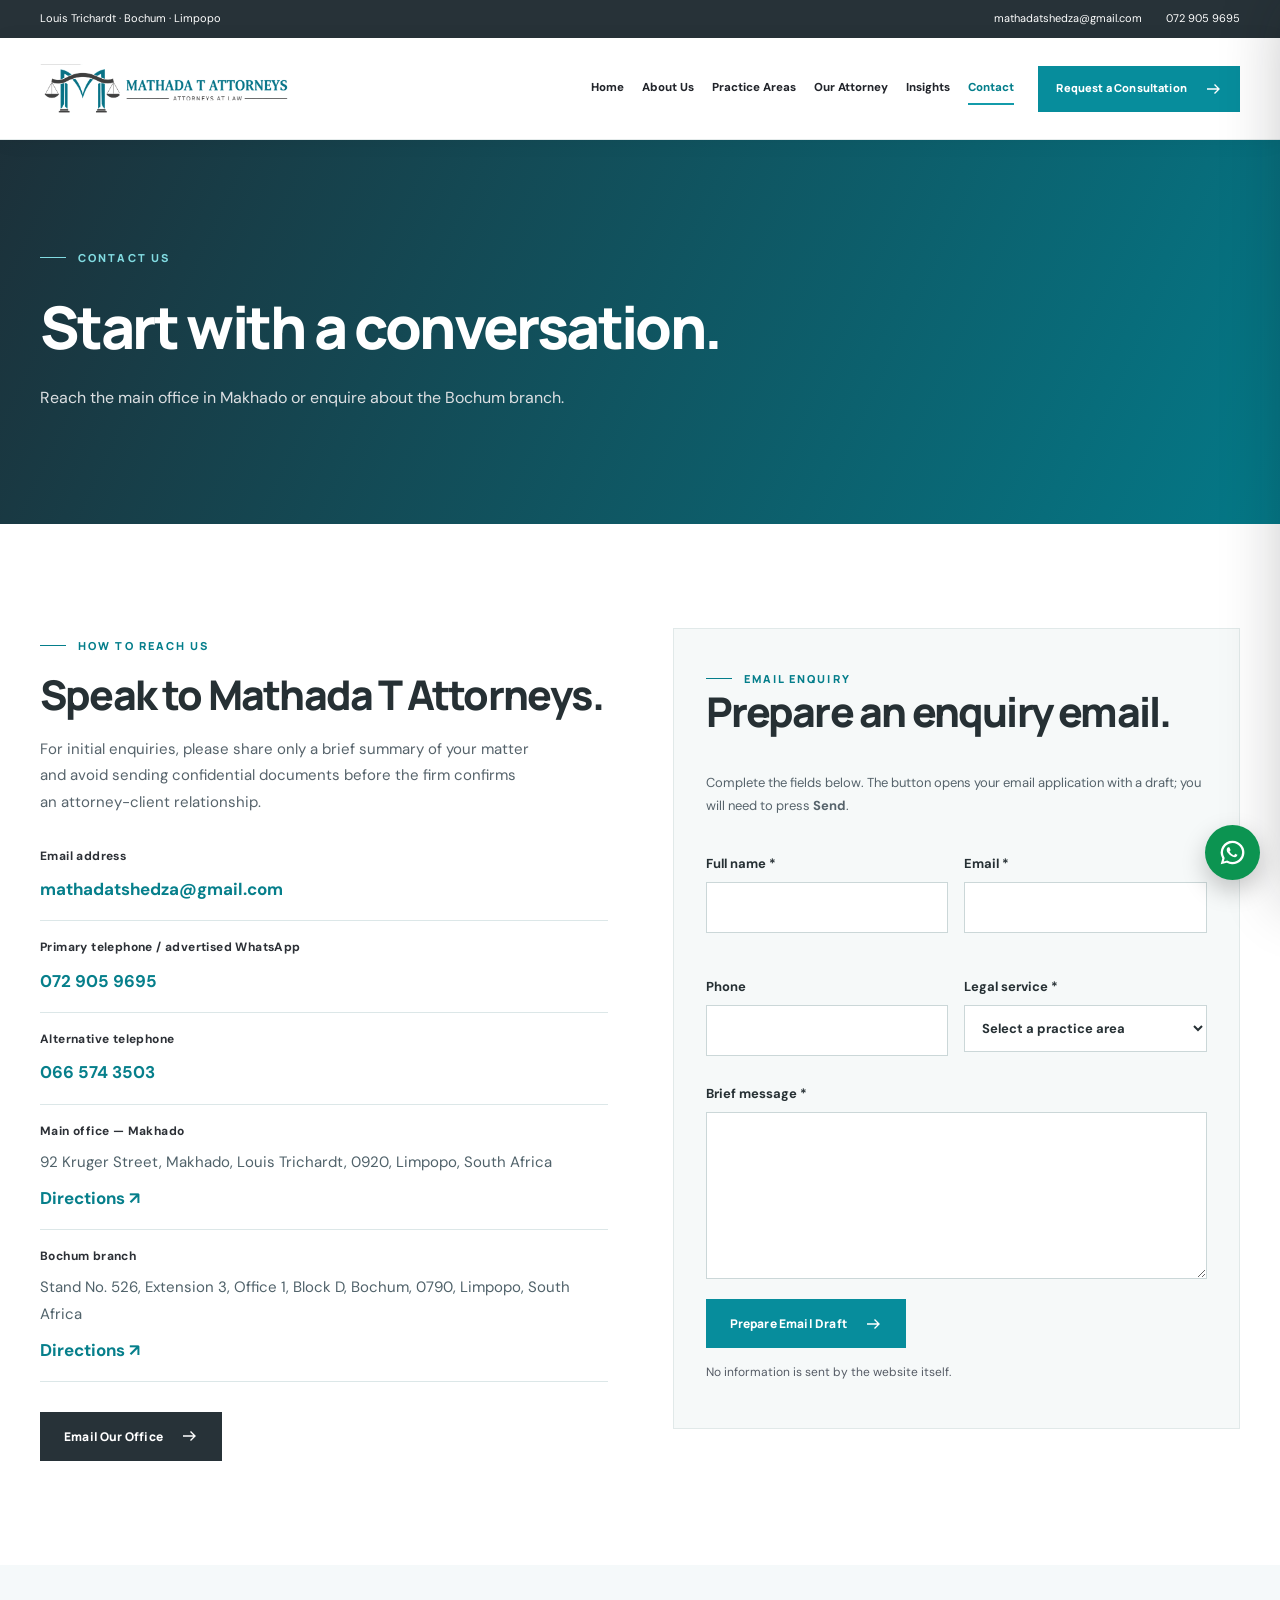
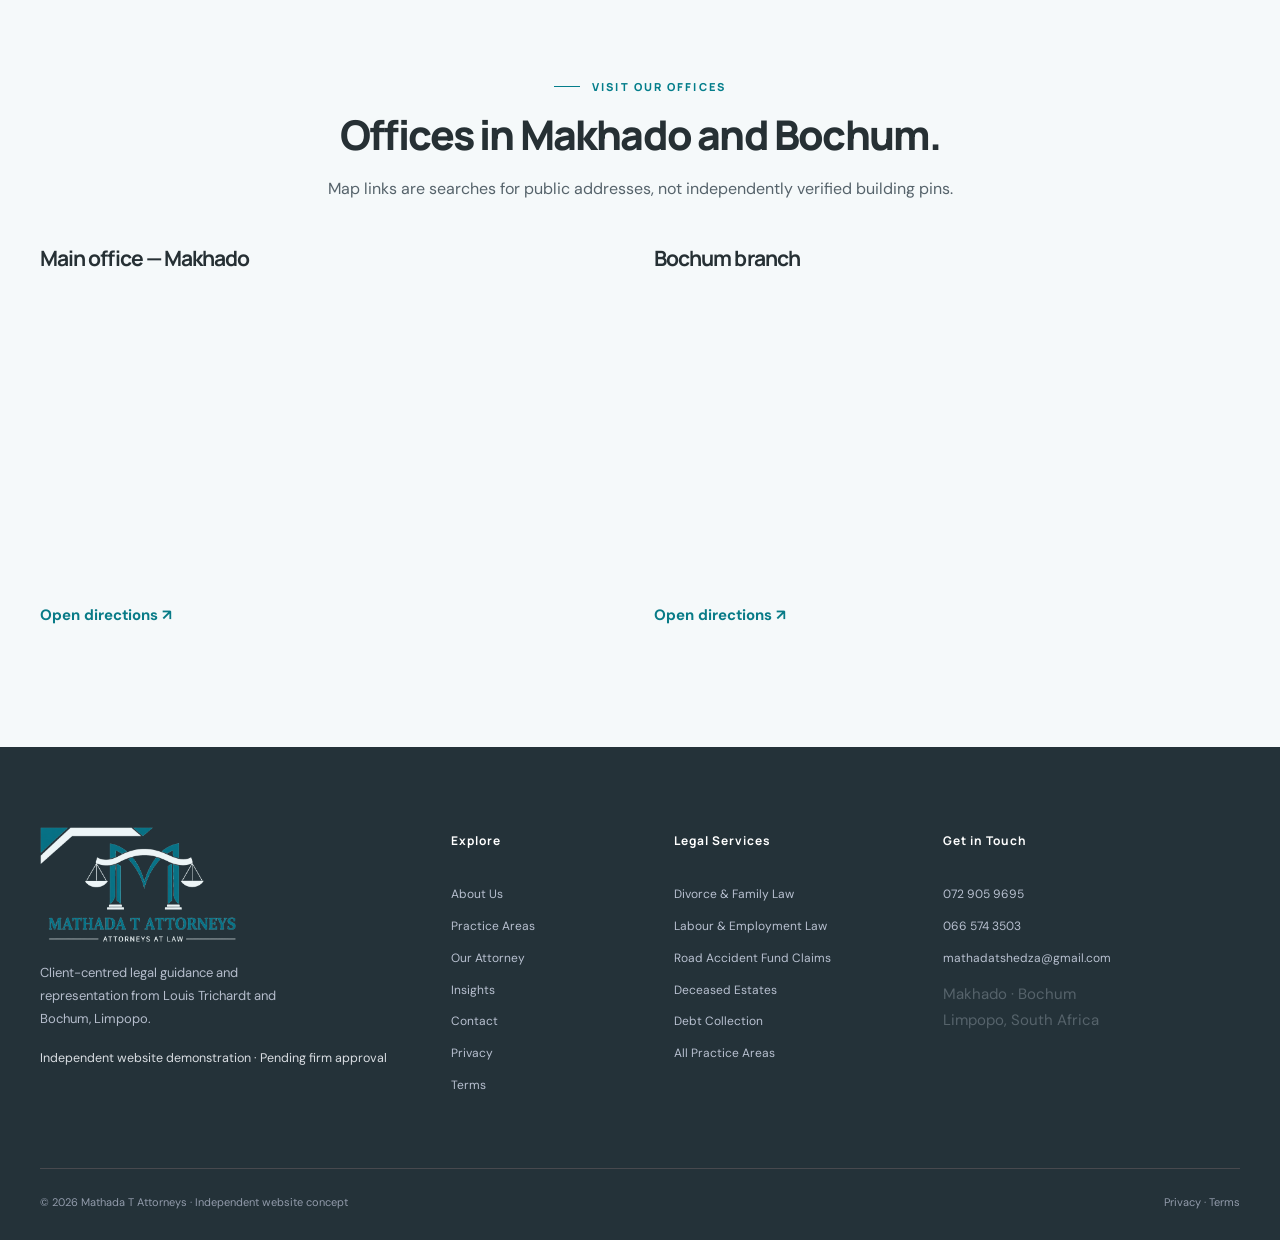
<file: contact/index.html>
<!doctype html><html lang="en-ZA"><head><meta charset="utf-8"><meta name="viewport" content="width=device-width,initial-scale=1"><meta name="theme-color" content="#057e8c"><title>Contact | Makhado &amp; Bochum Offices | Mathada T Attorneys</title><meta name="description" content="Call 072 905 9695 or email mathadatshedza@gmail.com. Mathada T Attorneys offices in Makhado and Bochum, Limpopo."><meta name="robots" content="noindex,follow,max-image-preview:large"><link rel="canonical" href="https://mathada-t-attorneys.vercel.app/contact/"><meta property="og:site_name" content="Mathada T Attorneys"><meta property="og:type" content="website"><meta property="og:title" content="Contact | Makhado &amp; Bochum Offices | Mathada T Attorneys"><meta property="og:description" content="Call 072 905 9695 or email mathadatshedza@gmail.com. Mathada T Attorneys offices in Makhado and Bochum, Limpopo."><meta property="og:url" content="https://mathada-t-attorneys.vercel.app/contact/"><meta property="og:image" content="https://mathada-t-attorneys.vercel.app/assets/mathada-share-preview.jpg"><meta property="og:image:secure_url" content="https://mathada-t-attorneys.vercel.app/assets/mathada-share-preview.jpg"><meta property="og:image:type" content="image/jpeg"><meta property="og:image:width" content="1200"><meta property="og:image:height" content="630"><meta property="og:image:alt" content="Mathada T Attorneys original teal and charcoal firm logo beside supplied attorney portrait"><meta name="twitter:card" content="summary_large_image"><meta name="twitter:title" content="Contact | Makhado &amp; Bochum Offices | Mathada T Attorneys"><meta name="twitter:description" content="Call 072 905 9695 or email mathadatshedza@gmail.com. Mathada T Attorneys offices in Makhado and Bochum, Limpopo."><meta name="twitter:image" content="https://mathada-t-attorneys.vercel.app/assets/mathada-share-preview.jpg"><link rel="icon" href="/assets/favicon.png" type="image/png"><link rel="preconnect" href="https://images.pexels.com"><link rel="preconnect" href="https://fonts.googleapis.com"><link rel="stylesheet" href="/assets/site.css"><script defer src="/assets/site.js"></script><script type="application/ld+json">{"@context":"https://schema.org","@type":"LegalService","name":"Mathada T Attorneys","url":"https://mathada-t-attorneys.vercel.app/","description":"Legal services in Makhado and Bochum, Limpopo.","email":"mathadatshedza@gmail.com","telephone":"+27729059695","image":"https://mathada-t-attorneys.vercel.app/assets/logo-header.png","address":[{"@type":"PostalAddress","streetAddress":"92 Kruger Street","addressLocality":"Makhado, Louis Trichardt","postalCode":"0920","addressRegion":"Limpopo","addressCountry":"ZA"},{"@type":"PostalAddress","streetAddress":"Stand 526 Extension 3, Block D, Office 1","addressLocality":"Bochum","postalCode":"0790","addressRegion":"Limpopo","addressCountry":"ZA"}],"areaServed":["Limpopo","Makhado","Bochum","South Africa"],"knowsAbout":["Divorce & Family Law","Labour & Employment Law","Road Accident Fund Claims","Deceased Estates","Debt Collection","Land Claims","Civil & Criminal Law","Agreements & Contracts","Immigration Law"],"sameAs":["https://www.facebook.com/mathadatattorneys"]}</script></head><body><a class="skip-link" href="#main">Skip to content</a><div class="topbar"><div class="container topbar-inner"><span class="topbar-address">Louis Trichardt · Bochum · Limpopo</span><div class="topbar-links"><a href="mailto:mathadatshedza@gmail.com">mathadatshedza@gmail.com</a><a href="tel:+27729059695">072 905 9695</a></div></div></div><header class="nav-shell"><div class="container nav-inner"><a class="brand" href="/" aria-label="Mathada T Attorneys home"><img src="/assets/logo-header.png" alt="Mathada T Attorneys original teal scales logo" width="340" height="105"></a><nav class="nav-links" aria-label="Main navigation"><a class="nav-link " href="/" >Home</a><a class="nav-link " href="/about/" >About Us</a><a class="nav-link " href="/practice-areas/" >Practice Areas</a><a class="nav-link " href="/our-attorney/" >Our Attorney</a><a class="nav-link " href="/insights/" >Insights</a><a class="nav-link active" href="/contact/" aria-current=page>Contact</a></nav><a class="btn btn-gold nav-cta" href="/contact/">Request a Consultation <svg aria-hidden="true" xmlns="http://www.w3.org/2000/svg" width="18" height="18" viewBox="0 0 24 24" fill="none" stroke="currentColor" stroke-width="1.8"><path d="M4 12h16m-6-6 6 6-6 6"/></svg></a><button type="button" class="menu-open" aria-label="Open navigation" aria-expanded="false" aria-controls="mobile-panel" data-mobile-open>☰</button></div></header><div class="mobile-backdrop" id="mobile-backdrop"></div><nav class="mobile-panel" id="mobile-panel" aria-label="Mobile navigation" aria-hidden="true" inert><div class="mobile-head"><a class="mobile-brand" href="/"><img src="/assets/logo-header.png" alt="Mathada T Attorneys original teal scales logo" width="340" height="105"></a><button type="button" data-mobile-close aria-label="Close navigation">×</button></div><div class="mobile-links"><a href="/">Home</a><a href="/about/">About Us</a><a href="/practice-areas/">Practice Areas</a><a href="/our-attorney/">Our Attorney</a><a href="/insights/">Insights</a><a href="/contact/">Contact</a></div><a class="btn btn-gold" href="/contact/">Contact the Firm <svg aria-hidden="true" xmlns="http://www.w3.org/2000/svg" width="18" height="18" viewBox="0 0 24 24" fill="none" stroke="currentColor" stroke-width="1.8"><path d="M4 12h16m-6-6 6 6-6 6"/></svg></a></nav><main id="main"><section class="page-hero"><div class="container"><span class="eyebrow eyebrow-light">CONTACT US</span><h1>Start with a conversation.</h1><p>Reach the main office in Makhado or enquire about the Bochum branch.</p></div></section><section class="section"><div class="container contact-layout"><div class="contact-copy"><span class="eyebrow">HOW TO REACH US</span><h2>Speak to Mathada T Attorneys.</h2><p>For initial enquiries, please share only a brief summary of your matter and avoid sending confidential documents before the firm confirms an attorney-client relationship.</p><div class="contact-details"><div><strong>Email address</strong><a href="mailto:mathadatshedza@gmail.com">mathadatshedza@gmail.com</a></div><div><strong>Primary telephone / advertised WhatsApp</strong><a href="tel:+27729059695">072 905 9695</a></div><div><strong>Alternative telephone</strong><a href="tel:+27665743503">066 574 3503</a></div><div><strong>Main office — Makhado</strong><span>92 Kruger Street, Makhado, Louis Trichardt, 0920, Limpopo, South Africa</span><a href="https://www.google.com/maps/search/?api=1&query=92%20Kruger%20Street%2C%20Makhado%2C%20Louis%20Trichardt%2C%200920%2C%20Limpopo%2C%20South%20Africa" target="_blank" rel="noopener noreferrer">Directions ↗</a></div><div><strong>Bochum branch</strong><span>Stand No. 526, Extension 3, Office 1, Block D, Bochum, 0790, Limpopo, South Africa</span><a href="https://www.google.com/maps/search/?api=1&query=Stand%20No.%20526%2C%20Extension%203%2C%20Office%201%2C%20Block%20D%2C%20Bochum%2C%200790%2C%20Limpopo%2C%20South%20Africa" target="_blank" rel="noopener noreferrer">Directions ↗</a></div></div><a class="btn btn-navy" href="mailto:mathadatshedza@gmail.com">Email Our Office <svg aria-hidden="true" xmlns="http://www.w3.org/2000/svg" width="18" height="18" viewBox="0 0 24 24" fill="none" stroke="currentColor" stroke-width="1.8"><path d="M4 12h16m-6-6 6 6-6 6"/></svg></a></div><div class="contact-form-shell"><span class="eyebrow">EMAIL ENQUIRY</span><h2>Prepare an enquiry email.</h2><p>Complete the fields below. The button opens your email application with a draft; you will need to press <strong>Send</strong>.</p><form id="enquiry-form"><div class="form-grid"><label>Full name *<input name="name" type="text" maxlength="120" autocomplete="name" required></label><label>Email *<input name="email" type="email" maxlength="200" autocomplete="email" required></label><label>Phone<input name="phone" type="tel" maxlength="30" autocomplete="tel"></label><label>Legal service *<select id="area" name="area" required><option value="">Select a practice area</option><option value="family-law">Divorce &amp; Family Law</option><option value="labour-law">Labour &amp; Employment Law</option><option value="raf">Road Accident Fund Claims</option><option value="estates">Deceased Estates</option><option value="debt">Debt Collection</option><option value="land">Land Claims</option><option value="litigation">Civil &amp; Criminal Law</option><option value="contracts">Agreements &amp; Contracts</option><option value="immigration">Immigration Law</option></select></label></div><label>Brief message *<textarea name="message" rows="6" maxlength="3000" required></textarea></label><div style="position:absolute;left:-10000px" aria-hidden="true"><label>Website<input type="text" name="company_website" tabindex="-1" autocomplete="off"></label></div><button class="btn btn-gold" type="submit">Prepare Email Draft <svg aria-hidden="true" xmlns="http://www.w3.org/2000/svg" width="18" height="18" viewBox="0 0 24 24" fill="none" stroke="currentColor" stroke-width="1.8"><path d="M4 12h16m-6-6 6 6-6 6"/></svg></button><p id="form-status" role="status" class="form-note">No information is sent by the website itself.</p></form></div></div></section><section class="section cream"><div class="container"><div class="section-heading centered"><span class="eyebrow">VISIT OUR OFFICES</span><h2>Offices in Makhado and Bochum.</h2><p>Map links are searches for public addresses, not independently verified building pins.</p></div><div class="map-grid"><div><h3>Main office — Makhado</h3><iframe title="Makhado office map" loading="lazy" referrerpolicy="no-referrer-when-downgrade" src="https://www.google.com/maps?q=92%20Kruger%20Street%2C%20Makhado%2C%20Louis%20Trichardt%2C%200920%2C%20Limpopo%2C%20South%20Africa&amp;output=embed"></iframe><p><a href="https://www.google.com/maps/search/?api=1&query=92%20Kruger%20Street%2C%20Makhado%2C%20Louis%20Trichardt%2C%200920%2C%20Limpopo%2C%20South%20Africa" target="_blank" rel="noopener noreferrer">Open directions ↗</a></p></div><div><h3>Bochum branch</h3><iframe title="Bochum office map" loading="lazy" referrerpolicy="no-referrer-when-downgrade" src="https://www.google.com/maps?q=Stand%20No.%20526%2C%20Extension%203%2C%20Office%201%2C%20Block%20D%2C%20Bochum%2C%200790%2C%20Limpopo%2C%20South%20Africa&amp;output=embed"></iframe><p><a href="https://www.google.com/maps/search/?api=1&query=Stand%20No.%20526%2C%20Extension%203%2C%20Office%201%2C%20Block%20D%2C%20Bochum%2C%200790%2C%20Limpopo%2C%20South%20Africa" target="_blank" rel="noopener noreferrer">Open directions ↗</a></p></div></div></div></section></main><footer class="site-footer"><div class="container"><div class="footer-grid"><div class="footer-about"><a class="footer-logo" href="/"><img src="/assets/logo-footer-transparent.png" alt="Mathada T Attorneys transparent firm logo" width="240" height="130" loading="lazy"></a><p>Client-centred legal guidance and representation from Louis Trichardt and Bochum, Limpopo.</p><small>Independent website demonstration · Pending firm approval</small></div><div class="footer-links"><h3>Explore</h3><a href="/about/">About Us</a><a href="/practice-areas/">Practice Areas</a><a href="/our-attorney/">Our Attorney</a><a href="/insights/">Insights</a><a href="/contact/">Contact</a><a href="/privacy/">Privacy</a><a href="/terms/">Terms</a></div><div class="footer-links"><h3>Legal Services</h3><a href="/practice-areas/#family-law">Divorce &amp; Family Law</a><a href="/practice-areas/#labour-law">Labour &amp; Employment Law</a><a href="/practice-areas/#raf">Road Accident Fund Claims</a><a href="/practice-areas/#estates">Deceased Estates</a><a href="/practice-areas/#debt">Debt Collection</a><a href="/practice-areas/">All Practice Areas</a></div><div class="footer-links"><h3>Get in Touch</h3><a href="tel:+27729059695">072 905 9695</a><a href="tel:+27665743503">066 574 3503</a><a href="mailto:mathadatshedza@gmail.com">mathadatshedza@gmail.com</a><p>Makhado · Bochum<br>Limpopo, South Africa</p></div></div><div class="footer-bottom"><span>© 2026 Mathada T Attorneys · Independent website concept</span><span><a href="/privacy/">Privacy</a> · <a href="/terms/">Terms</a></span></div></div></footer><a class="floating-whatsapp floating-contact" href="https://wa.me/27729059695?text=Hello%20Mathada%20T%20Attorneys%2C%20I%20would%20like%20to%20arrange%20a%20legal%20consultation." target="_blank" rel="noopener noreferrer" aria-label="Chat with Mathada T Attorneys on WhatsApp"><svg aria-hidden="true" xmlns="http://www.w3.org/2000/svg" width="26" height="26" viewBox="0 0 32 32"><path fill="currentColor" d="M16 3A13 13 0 0 0 4.74 22.5L3 29l6.68-1.71A13 13 0 1 0 16 3m0 23.5a10.45 10.45 0 0 1-5.32-1.45l-.38-.23-3.96 1.01 1.05-3.85-.25-.4a10.5 10.5 0 1 1 8.86 4.92m5.75-7.88c-.32-.16-1.87-.92-2.16-1.02-.29-.11-.5-.16-.72.16-.21.32-.82 1.02-1.01 1.23-.18.22-.37.24-.68.08a8.62 8.62 0 0 1-2.54-1.57 9.5 9.5 0 0 1-1.76-2.19c-.18-.31 0-.47.14-.63.14-.13.31-.37.47-.55.16-.19.21-.32.32-.53.1-.21.05-.4-.03-.56-.08-.16-.71-1.72-.97-2.35-.26-.62-.53-.53-.72-.54H11.5c-.21 0-.54.08-.82.4a3.47 3.47 0 0 0-1.08 2.56c0 1.5 1.11 2.96 1.27 3.17a12.42 12.42 0 0 0 4.76 4.2c.66.27 1.17.42 1.57.53.66.21 1.26.18 1.74.11.53-.08 1.87-.76 2.14-1.5.26-.74.26-1.37.18-1.51-.08-.13-.29-.21-.61-.37"/></svg><span class="whatsapp-tooltip">WhatsApp Enquiry</span></a><button class="scroll-top" type="button" aria-label="Back to top">↑</button></body></html>
</file>
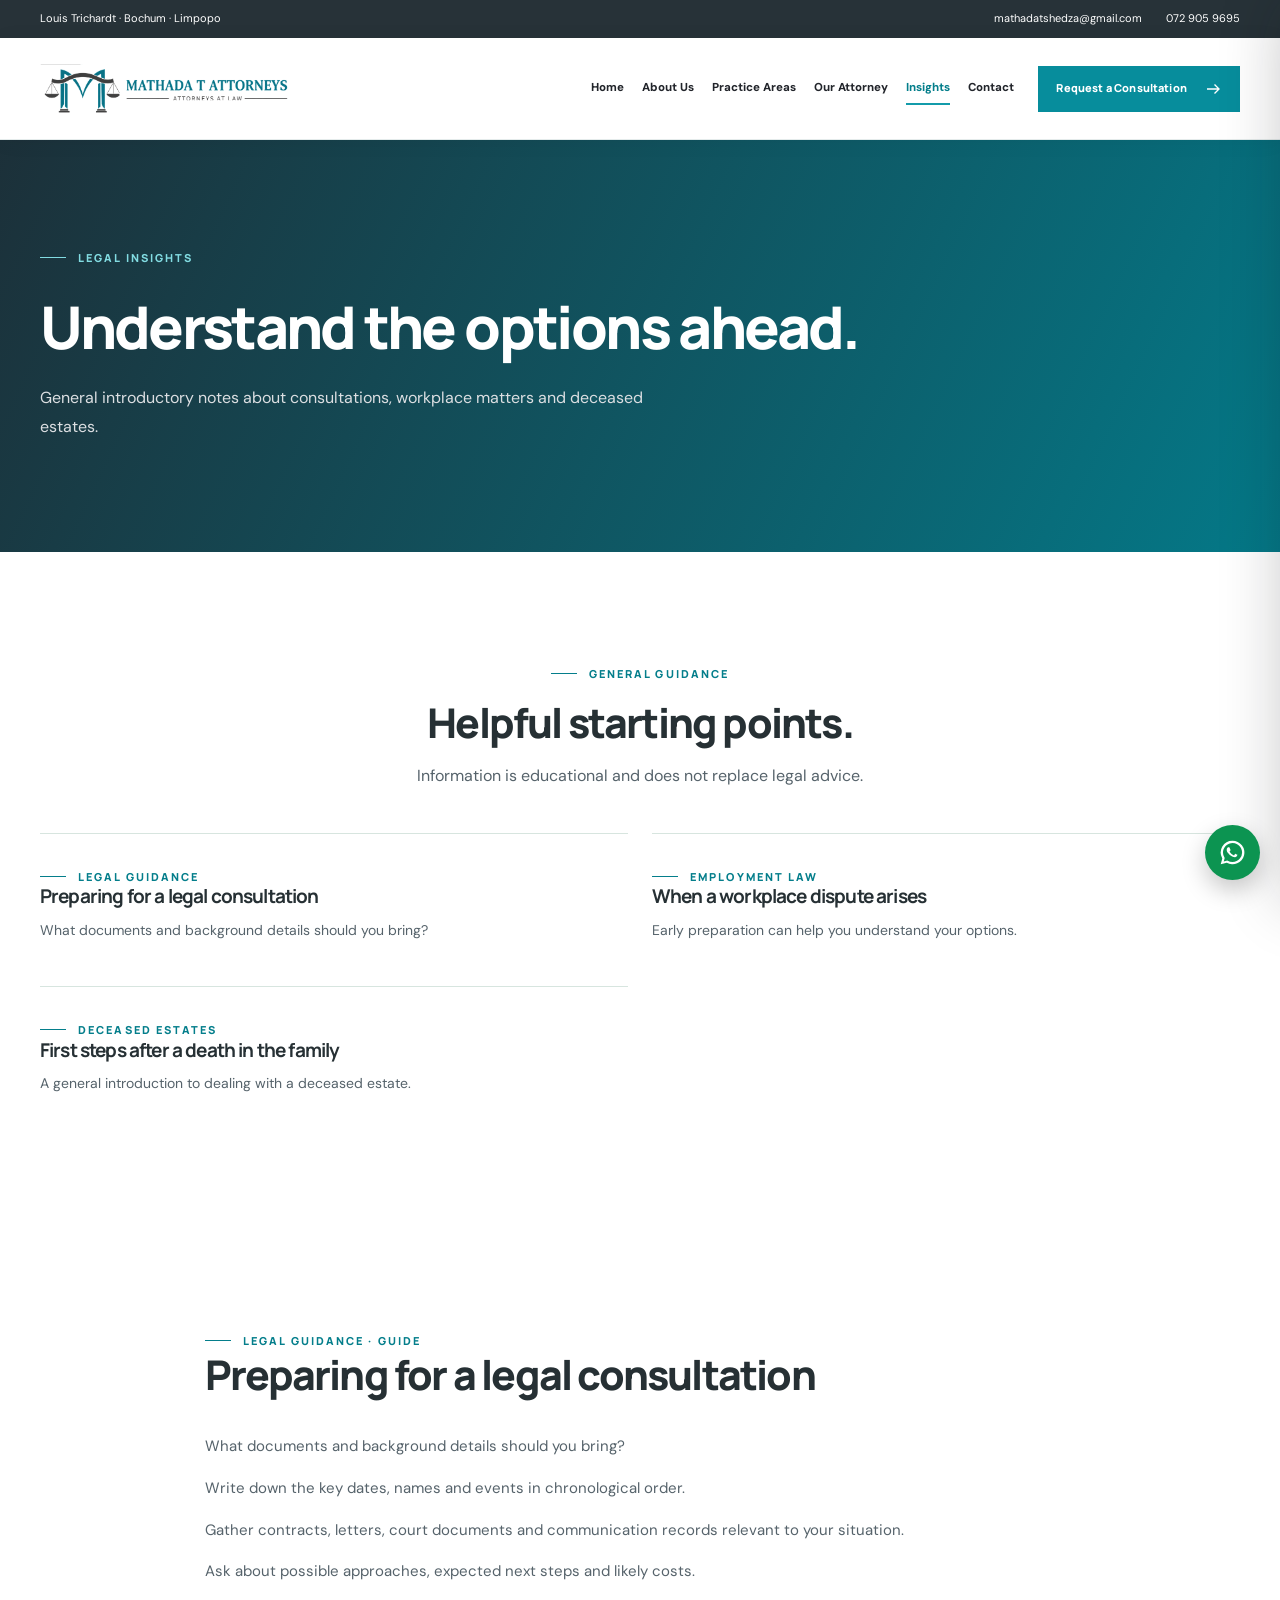
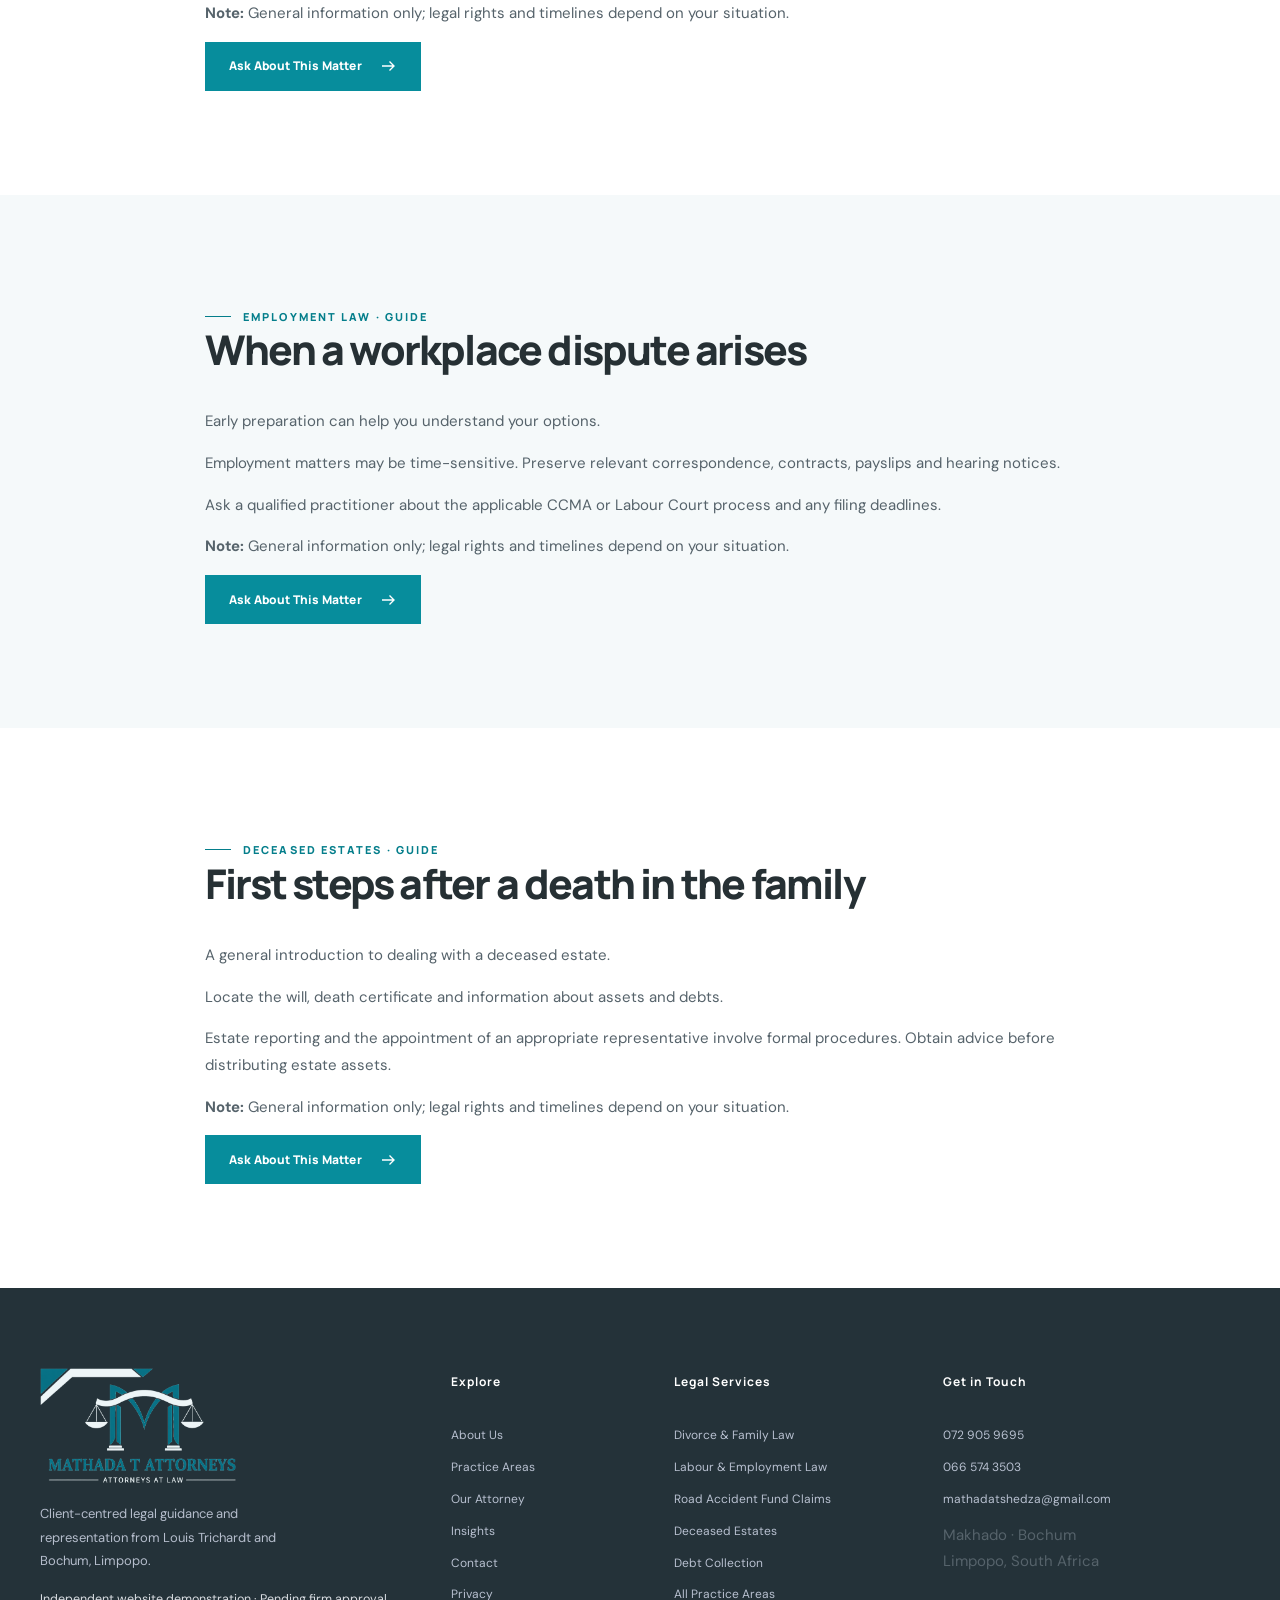
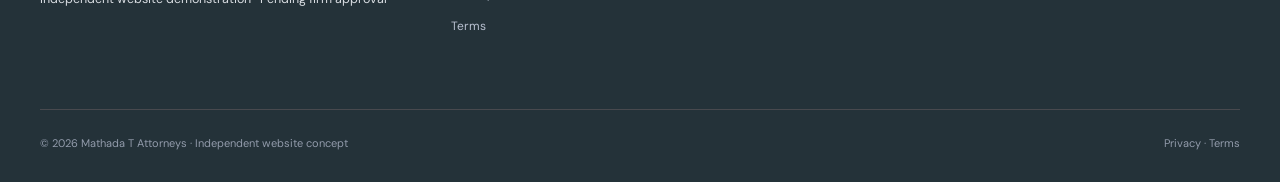
<file: insights/index.html>
<!doctype html><html lang="en-ZA"><head><meta charset="utf-8"><meta name="viewport" content="width=device-width,initial-scale=1"><meta name="theme-color" content="#057e8c"><title>Legal Insights &amp; Client Resources | Mathada T Attorneys</title><meta name="description" content="Read general guidance on consultations, workplace disputes and estate administration from the Mathada T Attorneys concept site."><meta name="robots" content="noindex,follow,max-image-preview:large"><link rel="canonical" href="https://mathada-t-attorneys.vercel.app/insights/"><meta property="og:site_name" content="Mathada T Attorneys"><meta property="og:type" content="website"><meta property="og:title" content="Legal Insights &amp; Client Resources | Mathada T Attorneys"><meta property="og:description" content="Read general guidance on consultations, workplace disputes and estate administration from the Mathada T Attorneys concept site."><meta property="og:url" content="https://mathada-t-attorneys.vercel.app/insights/"><meta property="og:image" content="https://mathada-t-attorneys.vercel.app/assets/mathada-share-preview.jpg"><meta property="og:image:secure_url" content="https://mathada-t-attorneys.vercel.app/assets/mathada-share-preview.jpg"><meta property="og:image:type" content="image/jpeg"><meta property="og:image:width" content="1200"><meta property="og:image:height" content="630"><meta property="og:image:alt" content="Mathada T Attorneys original teal and charcoal firm logo beside supplied attorney portrait"><meta name="twitter:card" content="summary_large_image"><meta name="twitter:title" content="Legal Insights &amp; Client Resources | Mathada T Attorneys"><meta name="twitter:description" content="Read general guidance on consultations, workplace disputes and estate administration from the Mathada T Attorneys concept site."><meta name="twitter:image" content="https://mathada-t-attorneys.vercel.app/assets/mathada-share-preview.jpg"><link rel="icon" href="/assets/favicon.png" type="image/png"><link rel="preconnect" href="https://images.pexels.com"><link rel="preconnect" href="https://fonts.googleapis.com"><link rel="stylesheet" href="/assets/site.css"><script defer src="/assets/site.js"></script><script type="application/ld+json">{"@context":"https://schema.org","@type":"LegalService","name":"Mathada T Attorneys","url":"https://mathada-t-attorneys.vercel.app/","description":"Legal services in Makhado and Bochum, Limpopo.","email":"mathadatshedza@gmail.com","telephone":"+27729059695","image":"https://mathada-t-attorneys.vercel.app/assets/logo-header.png","address":[{"@type":"PostalAddress","streetAddress":"92 Kruger Street","addressLocality":"Makhado, Louis Trichardt","postalCode":"0920","addressRegion":"Limpopo","addressCountry":"ZA"},{"@type":"PostalAddress","streetAddress":"Stand 526 Extension 3, Block D, Office 1","addressLocality":"Bochum","postalCode":"0790","addressRegion":"Limpopo","addressCountry":"ZA"}],"areaServed":["Limpopo","Makhado","Bochum","South Africa"],"knowsAbout":["Divorce & Family Law","Labour & Employment Law","Road Accident Fund Claims","Deceased Estates","Debt Collection","Land Claims","Civil & Criminal Law","Agreements & Contracts","Immigration Law"],"sameAs":["https://www.facebook.com/mathadatattorneys"]}</script></head><body><a class="skip-link" href="#main">Skip to content</a><div class="topbar"><div class="container topbar-inner"><span class="topbar-address">Louis Trichardt · Bochum · Limpopo</span><div class="topbar-links"><a href="mailto:mathadatshedza@gmail.com">mathadatshedza@gmail.com</a><a href="tel:+27729059695">072 905 9695</a></div></div></div><header class="nav-shell"><div class="container nav-inner"><a class="brand" href="/" aria-label="Mathada T Attorneys home"><img src="/assets/logo-header.png" alt="Mathada T Attorneys original teal scales logo" width="340" height="105"></a><nav class="nav-links" aria-label="Main navigation"><a class="nav-link " href="/" >Home</a><a class="nav-link " href="/about/" >About Us</a><a class="nav-link " href="/practice-areas/" >Practice Areas</a><a class="nav-link " href="/our-attorney/" >Our Attorney</a><a class="nav-link active" href="/insights/" aria-current=page>Insights</a><a class="nav-link " href="/contact/" >Contact</a></nav><a class="btn btn-gold nav-cta" href="/contact/">Request a Consultation <svg aria-hidden="true" xmlns="http://www.w3.org/2000/svg" width="18" height="18" viewBox="0 0 24 24" fill="none" stroke="currentColor" stroke-width="1.8"><path d="M4 12h16m-6-6 6 6-6 6"/></svg></a><button type="button" class="menu-open" aria-label="Open navigation" aria-expanded="false" aria-controls="mobile-panel" data-mobile-open>☰</button></div></header><div class="mobile-backdrop" id="mobile-backdrop"></div><nav class="mobile-panel" id="mobile-panel" aria-label="Mobile navigation" aria-hidden="true" inert><div class="mobile-head"><a class="mobile-brand" href="/"><img src="/assets/logo-header.png" alt="Mathada T Attorneys original teal scales logo" width="340" height="105"></a><button type="button" data-mobile-close aria-label="Close navigation">×</button></div><div class="mobile-links"><a href="/">Home</a><a href="/about/">About Us</a><a href="/practice-areas/">Practice Areas</a><a href="/our-attorney/">Our Attorney</a><a href="/insights/">Insights</a><a href="/contact/">Contact</a></div><a class="btn btn-gold" href="/contact/">Contact the Firm <svg aria-hidden="true" xmlns="http://www.w3.org/2000/svg" width="18" height="18" viewBox="0 0 24 24" fill="none" stroke="currentColor" stroke-width="1.8"><path d="M4 12h16m-6-6 6 6-6 6"/></svg></a></nav><main id="main"><section class="page-hero"><div class="container"><span class="eyebrow eyebrow-light">LEGAL INSIGHTS</span><h1>Understand the options ahead.</h1><p>General introductory notes about consultations, workplace matters and deceased estates.</p></div></section><section class="section"><div class="container"><div class="section-heading centered"><span class="eyebrow">GENERAL GUIDANCE</span><h2>Helpful starting points.</h2><p>Information is educational and does not replace legal advice.</p></div><div class="values-grid"><div><span class="eyebrow">LEGAL GUIDANCE</span><h3><a href="/insights/#before-you-visit">Preparing for a legal consultation</a></h3><p>What documents and background details should you bring?</p></div><div><span class="eyebrow">EMPLOYMENT LAW</span><h3><a href="/insights/#workplace-dispute">When a workplace dispute arises</a></h3><p>Early preparation can help you understand your options.</p></div><div><span class="eyebrow">DECEASED ESTATES</span><h3><a href="/insights/#estate-administration">First steps after a death in the family</a></h3><p>A general introduction to dealing with a deceased estate.</p></div></div></div></section><section class="section " id="before-you-visit"><div class="container" style="max-width:870px"><span class="eyebrow">LEGAL GUIDANCE · GUIDE</span><h2>Preparing for a legal consultation</h2><p>What documents and background details should you bring?</p><p>Write down the key dates, names and events in chronological order.</p><p>Gather contracts, letters, court documents and communication records relevant to your situation.</p><p>Ask about possible approaches, expected next steps and likely costs.</p><p><strong>Note:</strong> General information only; legal rights and timelines depend on your situation.</p><a class="btn btn-gold" href="/contact/">Ask About This Matter <svg aria-hidden="true" xmlns="http://www.w3.org/2000/svg" width="18" height="18" viewBox="0 0 24 24" fill="none" stroke="currentColor" stroke-width="1.8"><path d="M4 12h16m-6-6 6 6-6 6"/></svg></a></div></section><section class="section cream" id="workplace-dispute"><div class="container" style="max-width:870px"><span class="eyebrow">EMPLOYMENT LAW · GUIDE</span><h2>When a workplace dispute arises</h2><p>Early preparation can help you understand your options.</p><p>Employment matters may be time-sensitive. Preserve relevant correspondence, contracts, payslips and hearing notices.</p><p>Ask a qualified practitioner about the applicable CCMA or Labour Court process and any filing deadlines.</p><p><strong>Note:</strong> General information only; legal rights and timelines depend on your situation.</p><a class="btn btn-gold" href="/contact/">Ask About This Matter <svg aria-hidden="true" xmlns="http://www.w3.org/2000/svg" width="18" height="18" viewBox="0 0 24 24" fill="none" stroke="currentColor" stroke-width="1.8"><path d="M4 12h16m-6-6 6 6-6 6"/></svg></a></div></section><section class="section " id="estate-administration"><div class="container" style="max-width:870px"><span class="eyebrow">DECEASED ESTATES · GUIDE</span><h2>First steps after a death in the family</h2><p>A general introduction to dealing with a deceased estate.</p><p>Locate the will, death certificate and information about assets and debts.</p><p>Estate reporting and the appointment of an appropriate representative involve formal procedures. Obtain advice before distributing estate assets.</p><p><strong>Note:</strong> General information only; legal rights and timelines depend on your situation.</p><a class="btn btn-gold" href="/contact/">Ask About This Matter <svg aria-hidden="true" xmlns="http://www.w3.org/2000/svg" width="18" height="18" viewBox="0 0 24 24" fill="none" stroke="currentColor" stroke-width="1.8"><path d="M4 12h16m-6-6 6 6-6 6"/></svg></a></div></section></main><footer class="site-footer"><div class="container"><div class="footer-grid"><div class="footer-about"><a class="footer-logo" href="/"><img src="/assets/logo-footer-transparent.png" alt="Mathada T Attorneys transparent firm logo" width="240" height="130" loading="lazy"></a><p>Client-centred legal guidance and representation from Louis Trichardt and Bochum, Limpopo.</p><small>Independent website demonstration · Pending firm approval</small></div><div class="footer-links"><h3>Explore</h3><a href="/about/">About Us</a><a href="/practice-areas/">Practice Areas</a><a href="/our-attorney/">Our Attorney</a><a href="/insights/">Insights</a><a href="/contact/">Contact</a><a href="/privacy/">Privacy</a><a href="/terms/">Terms</a></div><div class="footer-links"><h3>Legal Services</h3><a href="/practice-areas/#family-law">Divorce &amp; Family Law</a><a href="/practice-areas/#labour-law">Labour &amp; Employment Law</a><a href="/practice-areas/#raf">Road Accident Fund Claims</a><a href="/practice-areas/#estates">Deceased Estates</a><a href="/practice-areas/#debt">Debt Collection</a><a href="/practice-areas/">All Practice Areas</a></div><div class="footer-links"><h3>Get in Touch</h3><a href="tel:+27729059695">072 905 9695</a><a href="tel:+27665743503">066 574 3503</a><a href="mailto:mathadatshedza@gmail.com">mathadatshedza@gmail.com</a><p>Makhado · Bochum<br>Limpopo, South Africa</p></div></div><div class="footer-bottom"><span>© 2026 Mathada T Attorneys · Independent website concept</span><span><a href="/privacy/">Privacy</a> · <a href="/terms/">Terms</a></span></div></div></footer><a class="floating-whatsapp floating-contact" href="https://wa.me/27729059695?text=Hello%20Mathada%20T%20Attorneys%2C%20I%20would%20like%20to%20arrange%20a%20legal%20consultation." target="_blank" rel="noopener noreferrer" aria-label="Chat with Mathada T Attorneys on WhatsApp"><svg aria-hidden="true" xmlns="http://www.w3.org/2000/svg" width="26" height="26" viewBox="0 0 32 32"><path fill="currentColor" d="M16 3A13 13 0 0 0 4.74 22.5L3 29l6.68-1.71A13 13 0 1 0 16 3m0 23.5a10.45 10.45 0 0 1-5.32-1.45l-.38-.23-3.96 1.01 1.05-3.85-.25-.4a10.5 10.5 0 1 1 8.86 4.92m5.75-7.88c-.32-.16-1.87-.92-2.16-1.02-.29-.11-.5-.16-.72.16-.21.32-.82 1.02-1.01 1.23-.18.22-.37.24-.68.08a8.62 8.62 0 0 1-2.54-1.57 9.5 9.5 0 0 1-1.76-2.19c-.18-.31 0-.47.14-.63.14-.13.31-.37.47-.55.16-.19.21-.32.32-.53.1-.21.05-.4-.03-.56-.08-.16-.71-1.72-.97-2.35-.26-.62-.53-.53-.72-.54H11.5c-.21 0-.54.08-.82.4a3.47 3.47 0 0 0-1.08 2.56c0 1.5 1.11 2.96 1.27 3.17a12.42 12.42 0 0 0 4.76 4.2c.66.27 1.17.42 1.57.53.66.21 1.26.18 1.74.11.53-.08 1.87-.76 2.14-1.5.26-.74.26-1.37.18-1.51-.08-.13-.29-.21-.61-.37"/></svg><span class="whatsapp-tooltip">WhatsApp Enquiry</span></a><button class="scroll-top" type="button" aria-label="Back to top">↑</button></body></html>
</file>
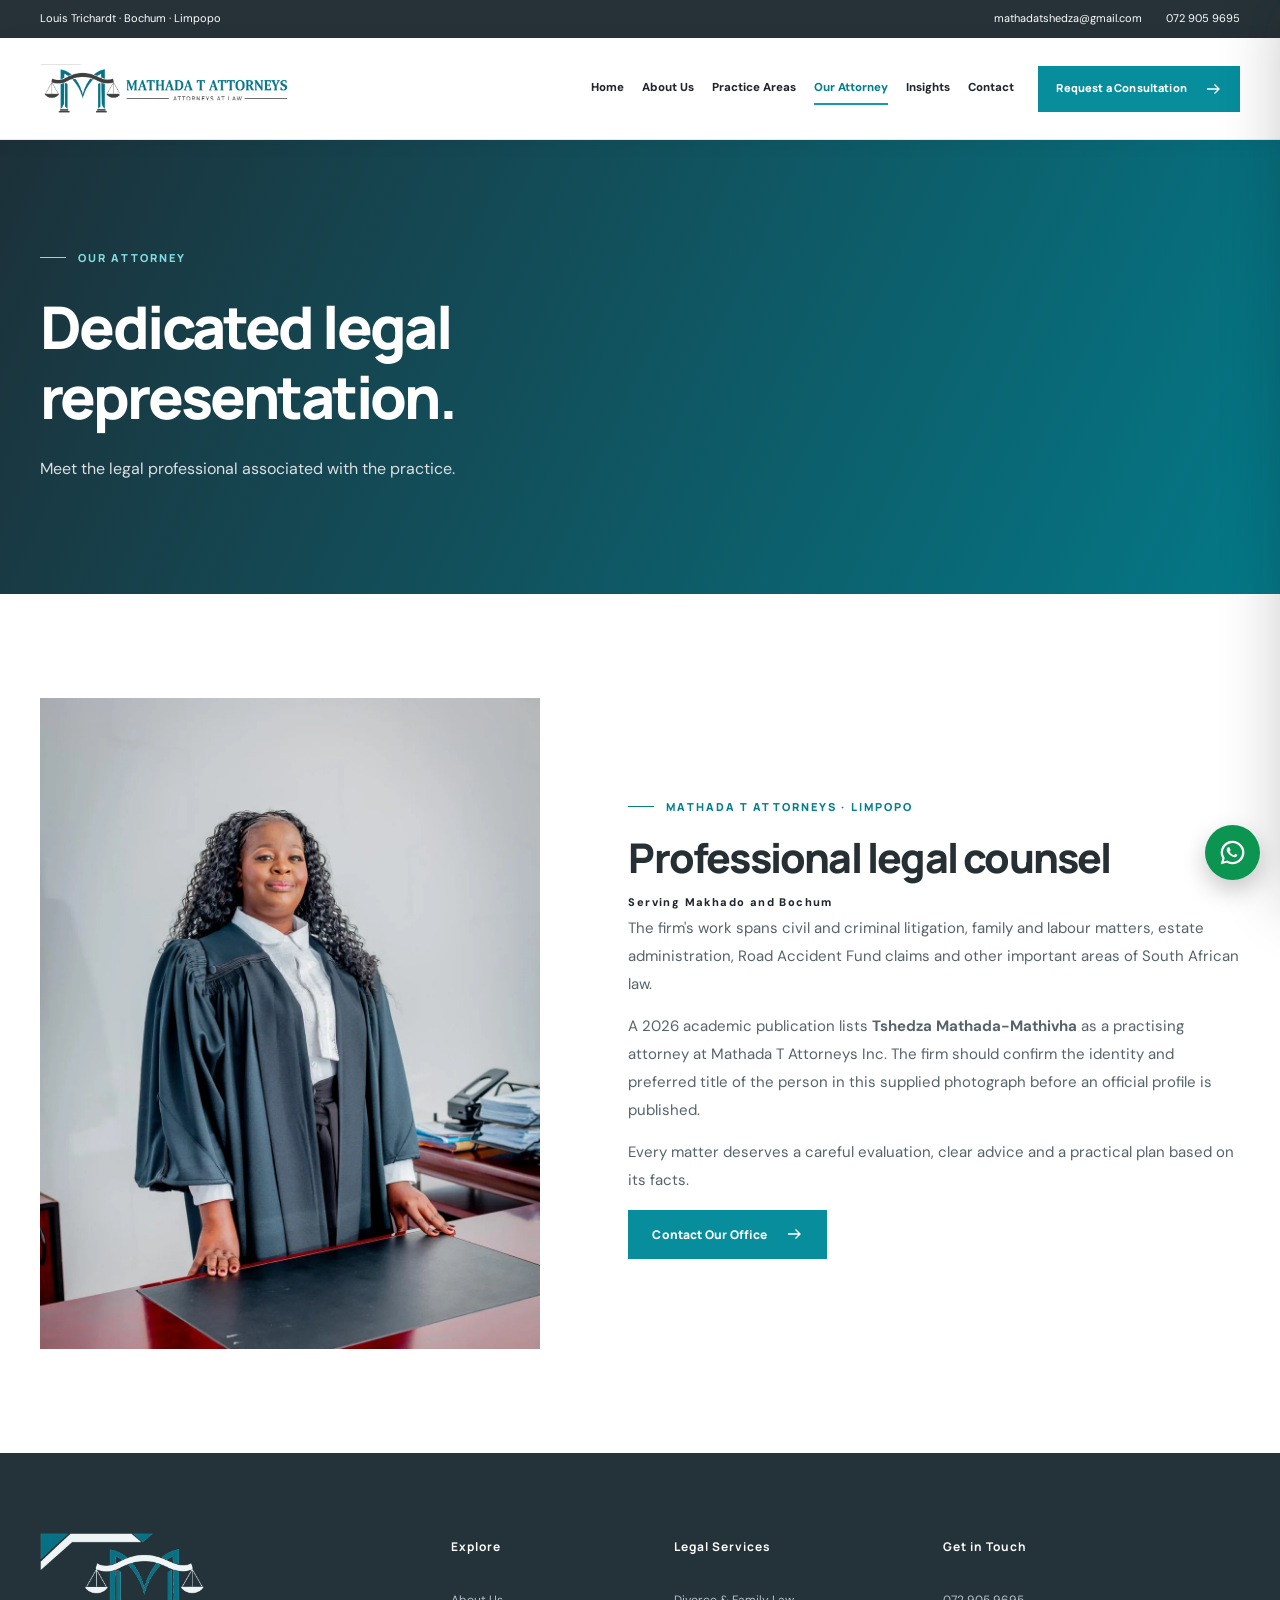
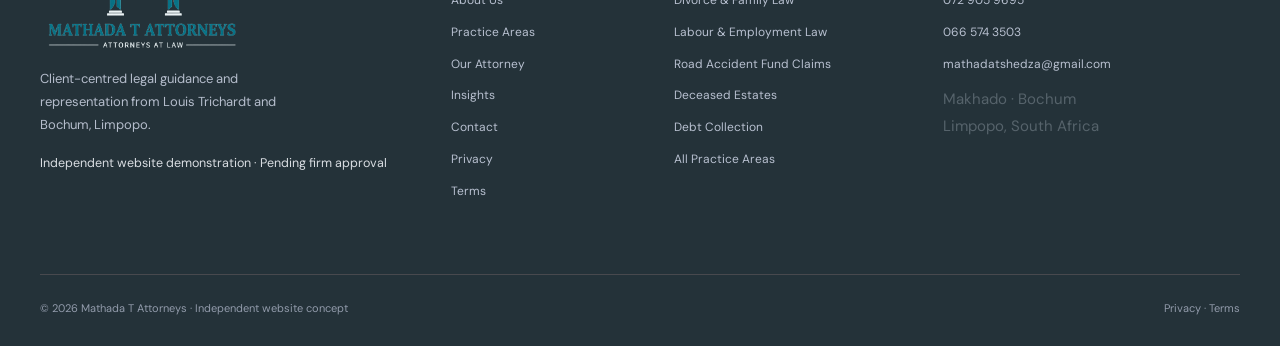
<file: our-attorney/index.html>
<!doctype html><html lang="en-ZA"><head><meta charset="utf-8"><meta name="viewport" content="width=device-width,initial-scale=1"><meta name="theme-color" content="#057e8c"><title>Our Attorney | Legal Professional Profile | Mathada T Attorneys</title><meta name="description" content="Meet the legal practice associated with Mathada T Attorneys in Makhado and Bochum, Limpopo."><meta name="robots" content="noindex,follow,max-image-preview:large"><link rel="canonical" href="https://mathada-t-attorneys.vercel.app/our-attorney/"><meta property="og:site_name" content="Mathada T Attorneys"><meta property="og:type" content="website"><meta property="og:title" content="Our Attorney | Legal Professional Profile | Mathada T Attorneys"><meta property="og:description" content="Meet the legal practice associated with Mathada T Attorneys in Makhado and Bochum, Limpopo."><meta property="og:url" content="https://mathada-t-attorneys.vercel.app/our-attorney/"><meta property="og:image" content="https://mathada-t-attorneys.vercel.app/assets/mathada-share-preview.jpg"><meta property="og:image:secure_url" content="https://mathada-t-attorneys.vercel.app/assets/mathada-share-preview.jpg"><meta property="og:image:type" content="image/jpeg"><meta property="og:image:width" content="1200"><meta property="og:image:height" content="630"><meta property="og:image:alt" content="Mathada T Attorneys original teal and charcoal firm logo beside supplied attorney portrait"><meta name="twitter:card" content="summary_large_image"><meta name="twitter:title" content="Our Attorney | Legal Professional Profile | Mathada T Attorneys"><meta name="twitter:description" content="Meet the legal practice associated with Mathada T Attorneys in Makhado and Bochum, Limpopo."><meta name="twitter:image" content="https://mathada-t-attorneys.vercel.app/assets/mathada-share-preview.jpg"><link rel="icon" href="/assets/favicon.png" type="image/png"><link rel="preconnect" href="https://images.pexels.com"><link rel="preconnect" href="https://fonts.googleapis.com"><link rel="stylesheet" href="/assets/site.css"><script defer src="/assets/site.js"></script><script type="application/ld+json">{"@context":"https://schema.org","@type":"LegalService","name":"Mathada T Attorneys","url":"https://mathada-t-attorneys.vercel.app/","description":"Legal services in Makhado and Bochum, Limpopo.","email":"mathadatshedza@gmail.com","telephone":"+27729059695","image":"https://mathada-t-attorneys.vercel.app/assets/logo-header.png","address":[{"@type":"PostalAddress","streetAddress":"92 Kruger Street","addressLocality":"Makhado, Louis Trichardt","postalCode":"0920","addressRegion":"Limpopo","addressCountry":"ZA"},{"@type":"PostalAddress","streetAddress":"Stand 526 Extension 3, Block D, Office 1","addressLocality":"Bochum","postalCode":"0790","addressRegion":"Limpopo","addressCountry":"ZA"}],"areaServed":["Limpopo","Makhado","Bochum","South Africa"],"knowsAbout":["Divorce & Family Law","Labour & Employment Law","Road Accident Fund Claims","Deceased Estates","Debt Collection","Land Claims","Civil & Criminal Law","Agreements & Contracts","Immigration Law"],"sameAs":["https://www.facebook.com/mathadatattorneys"]}</script></head><body><a class="skip-link" href="#main">Skip to content</a><div class="topbar"><div class="container topbar-inner"><span class="topbar-address">Louis Trichardt · Bochum · Limpopo</span><div class="topbar-links"><a href="mailto:mathadatshedza@gmail.com">mathadatshedza@gmail.com</a><a href="tel:+27729059695">072 905 9695</a></div></div></div><header class="nav-shell"><div class="container nav-inner"><a class="brand" href="/" aria-label="Mathada T Attorneys home"><img src="/assets/logo-header.png" alt="Mathada T Attorneys original teal scales logo" width="340" height="105"></a><nav class="nav-links" aria-label="Main navigation"><a class="nav-link " href="/" >Home</a><a class="nav-link " href="/about/" >About Us</a><a class="nav-link " href="/practice-areas/" >Practice Areas</a><a class="nav-link active" href="/our-attorney/" aria-current=page>Our Attorney</a><a class="nav-link " href="/insights/" >Insights</a><a class="nav-link " href="/contact/" >Contact</a></nav><a class="btn btn-gold nav-cta" href="/contact/">Request a Consultation <svg aria-hidden="true" xmlns="http://www.w3.org/2000/svg" width="18" height="18" viewBox="0 0 24 24" fill="none" stroke="currentColor" stroke-width="1.8"><path d="M4 12h16m-6-6 6 6-6 6"/></svg></a><button type="button" class="menu-open" aria-label="Open navigation" aria-expanded="false" aria-controls="mobile-panel" data-mobile-open>☰</button></div></header><div class="mobile-backdrop" id="mobile-backdrop"></div><nav class="mobile-panel" id="mobile-panel" aria-label="Mobile navigation" aria-hidden="true" inert><div class="mobile-head"><a class="mobile-brand" href="/"><img src="/assets/logo-header.png" alt="Mathada T Attorneys original teal scales logo" width="340" height="105"></a><button type="button" data-mobile-close aria-label="Close navigation">×</button></div><div class="mobile-links"><a href="/">Home</a><a href="/about/">About Us</a><a href="/practice-areas/">Practice Areas</a><a href="/our-attorney/">Our Attorney</a><a href="/insights/">Insights</a><a href="/contact/">Contact</a></div><a class="btn btn-gold" href="/contact/">Contact the Firm <svg aria-hidden="true" xmlns="http://www.w3.org/2000/svg" width="18" height="18" viewBox="0 0 24 24" fill="none" stroke="currentColor" stroke-width="1.8"><path d="M4 12h16m-6-6 6 6-6 6"/></svg></a></nav><main id="main"><section class="page-hero"><div class="container"><span class="eyebrow eyebrow-light">OUR ATTORNEY</span><h1>Dedicated legal representation.</h1><p>Meet the legal professional associated with the practice.</p></div></section><section class="section"><div class="container profile-layout"><div class="profile-photo"><img src="/assets/attorney-portrait.webp" alt="Professional attorney portrait supplied for Mathada T Attorneys website concept; individual identification unconfirmed" width="1100" height="1550" loading="eager"></div><div class="profile-body"><span class="eyebrow">MATHADA T ATTORNEYS · LIMPOPO</span><h2>Professional legal counsel</h2><span class="profile-role">Serving Makhado and Bochum</span><p>The firm's work spans civil and criminal litigation, family and labour matters, estate administration, Road Accident Fund claims and other important areas of South African law.</p><p>A 2026 academic publication lists <strong>Tshedza Mathada-Mathivha</strong> as a practising attorney at Mathada T Attorneys Inc. The firm should confirm the identity and preferred title of the person in this supplied photograph before an official profile is published.</p><p>Every matter deserves a careful evaluation, clear advice and a practical plan based on its facts.</p><a class="btn btn-gold" href="/contact/">Contact Our Office <svg aria-hidden="true" xmlns="http://www.w3.org/2000/svg" width="18" height="18" viewBox="0 0 24 24" fill="none" stroke="currentColor" stroke-width="1.8"><path d="M4 12h16m-6-6 6 6-6 6"/></svg></a></div></div></section></main><footer class="site-footer"><div class="container"><div class="footer-grid"><div class="footer-about"><a class="footer-logo" href="/"><img src="/assets/logo-footer-transparent.png" alt="Mathada T Attorneys transparent firm logo" width="240" height="130" loading="lazy"></a><p>Client-centred legal guidance and representation from Louis Trichardt and Bochum, Limpopo.</p><small>Independent website demonstration · Pending firm approval</small></div><div class="footer-links"><h3>Explore</h3><a href="/about/">About Us</a><a href="/practice-areas/">Practice Areas</a><a href="/our-attorney/">Our Attorney</a><a href="/insights/">Insights</a><a href="/contact/">Contact</a><a href="/privacy/">Privacy</a><a href="/terms/">Terms</a></div><div class="footer-links"><h3>Legal Services</h3><a href="/practice-areas/#family-law">Divorce &amp; Family Law</a><a href="/practice-areas/#labour-law">Labour &amp; Employment Law</a><a href="/practice-areas/#raf">Road Accident Fund Claims</a><a href="/practice-areas/#estates">Deceased Estates</a><a href="/practice-areas/#debt">Debt Collection</a><a href="/practice-areas/">All Practice Areas</a></div><div class="footer-links"><h3>Get in Touch</h3><a href="tel:+27729059695">072 905 9695</a><a href="tel:+27665743503">066 574 3503</a><a href="mailto:mathadatshedza@gmail.com">mathadatshedza@gmail.com</a><p>Makhado · Bochum<br>Limpopo, South Africa</p></div></div><div class="footer-bottom"><span>© 2026 Mathada T Attorneys · Independent website concept</span><span><a href="/privacy/">Privacy</a> · <a href="/terms/">Terms</a></span></div></div></footer><a class="floating-whatsapp floating-contact" href="https://wa.me/27729059695?text=Hello%20Mathada%20T%20Attorneys%2C%20I%20would%20like%20to%20arrange%20a%20legal%20consultation." target="_blank" rel="noopener noreferrer" aria-label="Chat with Mathada T Attorneys on WhatsApp"><svg aria-hidden="true" xmlns="http://www.w3.org/2000/svg" width="26" height="26" viewBox="0 0 32 32"><path fill="currentColor" d="M16 3A13 13 0 0 0 4.74 22.5L3 29l6.68-1.71A13 13 0 1 0 16 3m0 23.5a10.45 10.45 0 0 1-5.32-1.45l-.38-.23-3.96 1.01 1.05-3.85-.25-.4a10.5 10.5 0 1 1 8.86 4.92m5.75-7.88c-.32-.16-1.87-.92-2.16-1.02-.29-.11-.5-.16-.72.16-.21.32-.82 1.02-1.01 1.23-.18.22-.37.24-.68.08a8.62 8.62 0 0 1-2.54-1.57 9.5 9.5 0 0 1-1.76-2.19c-.18-.31 0-.47.14-.63.14-.13.31-.37.47-.55.16-.19.21-.32.32-.53.1-.21.05-.4-.03-.56-.08-.16-.71-1.72-.97-2.35-.26-.62-.53-.53-.72-.54H11.5c-.21 0-.54.08-.82.4a3.47 3.47 0 0 0-1.08 2.56c0 1.5 1.11 2.96 1.27 3.17a12.42 12.42 0 0 0 4.76 4.2c.66.27 1.17.42 1.57.53.66.21 1.26.18 1.74.11.53-.08 1.87-.76 2.14-1.5.26-.74.26-1.37.18-1.51-.08-.13-.29-.21-.61-.37"/></svg><span class="whatsapp-tooltip">WhatsApp Enquiry</span></a><button class="scroll-top" type="button" aria-label="Back to top">↑</button></body></html>
</file>
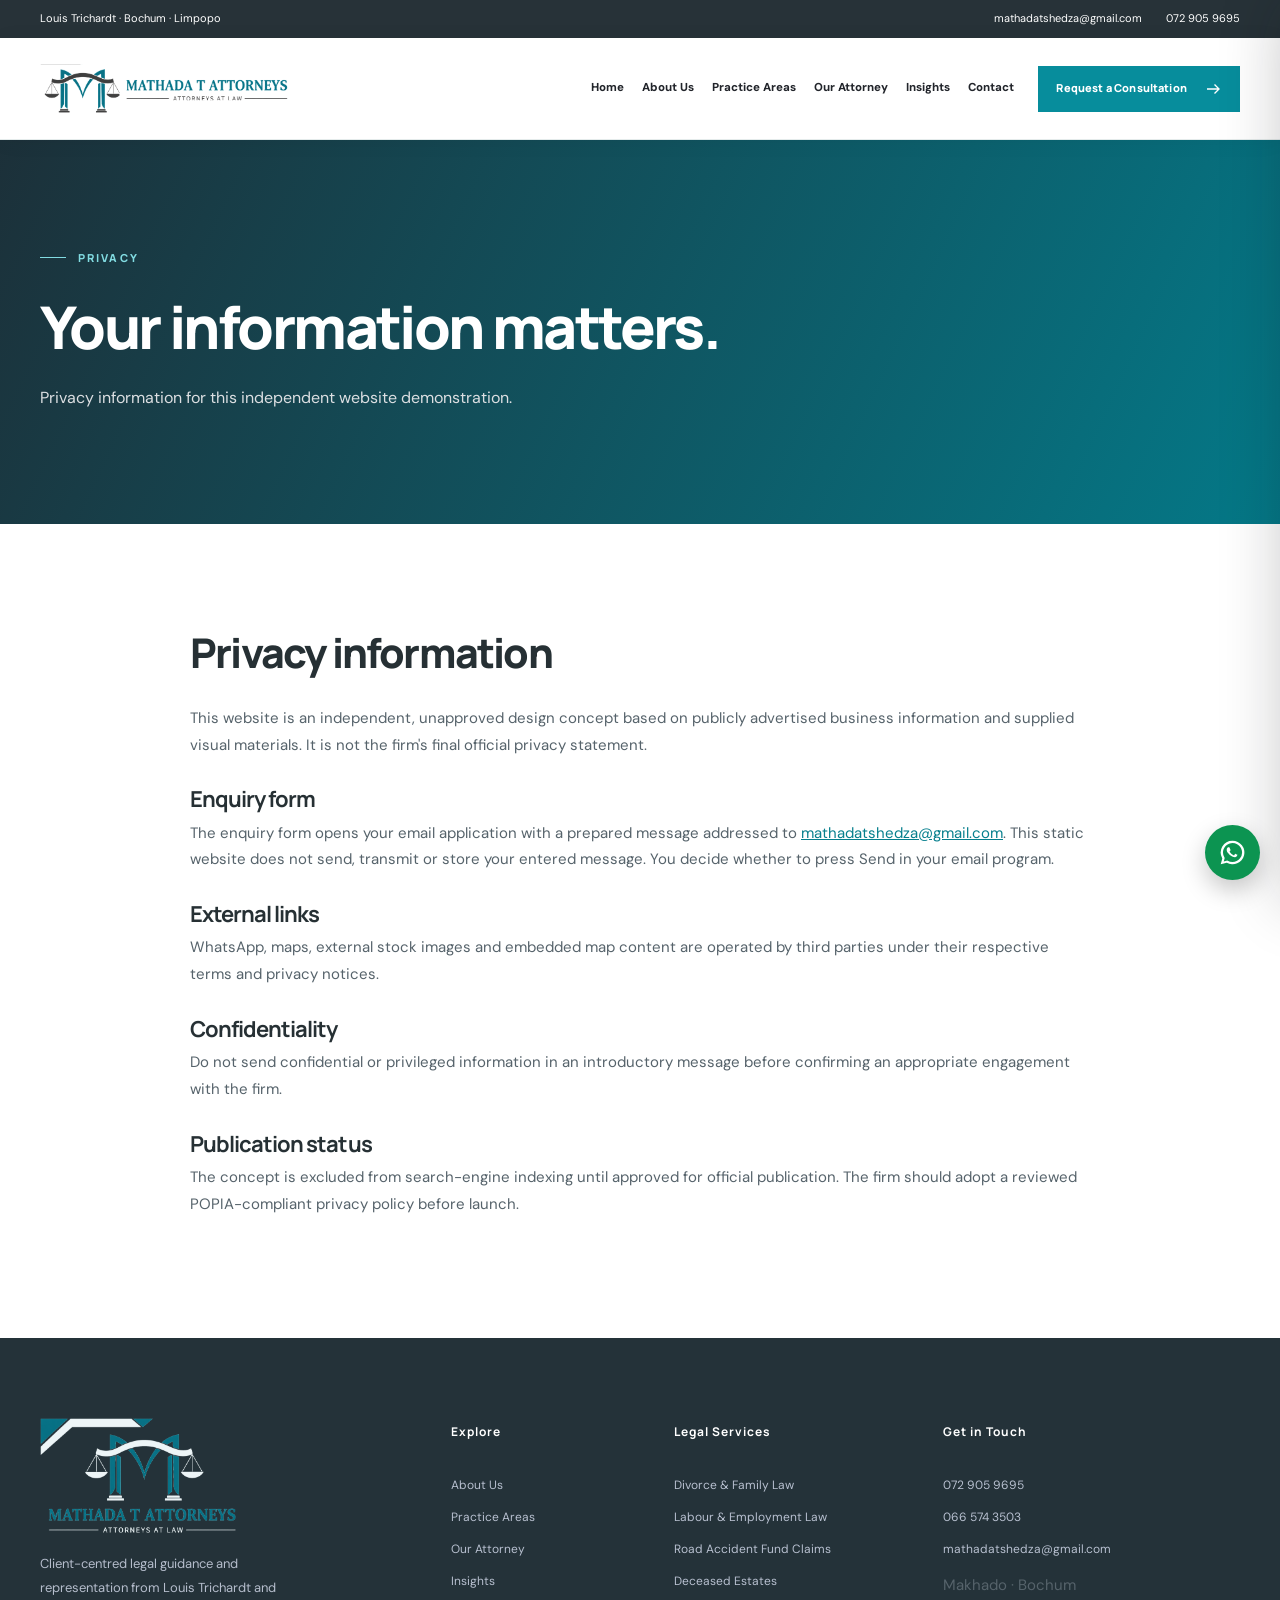
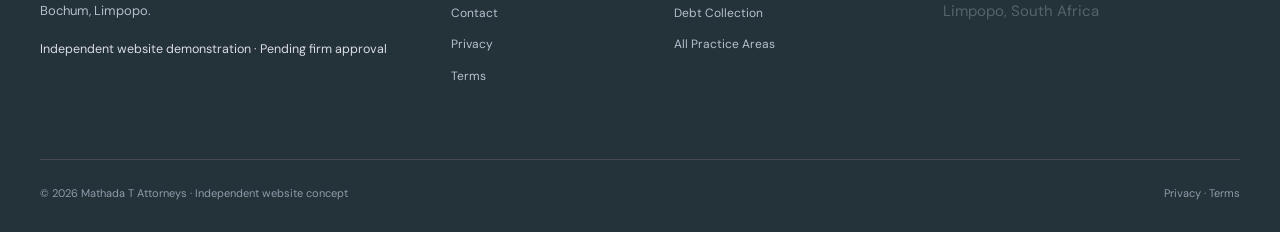
<file: privacy/index.html>
<!doctype html><html lang="en-ZA"><head><meta charset="utf-8"><meta name="viewport" content="width=device-width,initial-scale=1"><meta name="theme-color" content="#057e8c"><title>Privacy Information | Mathada T Attorneys</title><meta name="description" content="Privacy information regarding the independent Mathada T Attorneys website concept and its email-draft form."><meta name="robots" content="noindex,follow,max-image-preview:large"><link rel="canonical" href="https://mathada-t-attorneys.vercel.app/privacy/"><meta property="og:site_name" content="Mathada T Attorneys"><meta property="og:type" content="website"><meta property="og:title" content="Privacy Information | Mathada T Attorneys"><meta property="og:description" content="Privacy information regarding the independent Mathada T Attorneys website concept and its email-draft form."><meta property="og:url" content="https://mathada-t-attorneys.vercel.app/privacy/"><meta property="og:image" content="https://mathada-t-attorneys.vercel.app/assets/mathada-share-preview.jpg"><meta property="og:image:secure_url" content="https://mathada-t-attorneys.vercel.app/assets/mathada-share-preview.jpg"><meta property="og:image:type" content="image/jpeg"><meta property="og:image:width" content="1200"><meta property="og:image:height" content="630"><meta property="og:image:alt" content="Mathada T Attorneys original teal and charcoal firm logo beside supplied attorney portrait"><meta name="twitter:card" content="summary_large_image"><meta name="twitter:title" content="Privacy Information | Mathada T Attorneys"><meta name="twitter:description" content="Privacy information regarding the independent Mathada T Attorneys website concept and its email-draft form."><meta name="twitter:image" content="https://mathada-t-attorneys.vercel.app/assets/mathada-share-preview.jpg"><link rel="icon" href="/assets/favicon.png" type="image/png"><link rel="preconnect" href="https://images.pexels.com"><link rel="preconnect" href="https://fonts.googleapis.com"><link rel="stylesheet" href="/assets/site.css"><script defer src="/assets/site.js"></script><script type="application/ld+json">{"@context":"https://schema.org","@type":"LegalService","name":"Mathada T Attorneys","url":"https://mathada-t-attorneys.vercel.app/","description":"Legal services in Makhado and Bochum, Limpopo.","email":"mathadatshedza@gmail.com","telephone":"+27729059695","image":"https://mathada-t-attorneys.vercel.app/assets/logo-header.png","address":[{"@type":"PostalAddress","streetAddress":"92 Kruger Street","addressLocality":"Makhado, Louis Trichardt","postalCode":"0920","addressRegion":"Limpopo","addressCountry":"ZA"},{"@type":"PostalAddress","streetAddress":"Stand 526 Extension 3, Block D, Office 1","addressLocality":"Bochum","postalCode":"0790","addressRegion":"Limpopo","addressCountry":"ZA"}],"areaServed":["Limpopo","Makhado","Bochum","South Africa"],"knowsAbout":["Divorce & Family Law","Labour & Employment Law","Road Accident Fund Claims","Deceased Estates","Debt Collection","Land Claims","Civil & Criminal Law","Agreements & Contracts","Immigration Law"],"sameAs":["https://www.facebook.com/mathadatattorneys"]}</script></head><body><a class="skip-link" href="#main">Skip to content</a><div class="topbar"><div class="container topbar-inner"><span class="topbar-address">Louis Trichardt · Bochum · Limpopo</span><div class="topbar-links"><a href="mailto:mathadatshedza@gmail.com">mathadatshedza@gmail.com</a><a href="tel:+27729059695">072 905 9695</a></div></div></div><header class="nav-shell"><div class="container nav-inner"><a class="brand" href="/" aria-label="Mathada T Attorneys home"><img src="/assets/logo-header.png" alt="Mathada T Attorneys original teal scales logo" width="340" height="105"></a><nav class="nav-links" aria-label="Main navigation"><a class="nav-link " href="/" >Home</a><a class="nav-link " href="/about/" >About Us</a><a class="nav-link " href="/practice-areas/" >Practice Areas</a><a class="nav-link " href="/our-attorney/" >Our Attorney</a><a class="nav-link " href="/insights/" >Insights</a><a class="nav-link " href="/contact/" >Contact</a></nav><a class="btn btn-gold nav-cta" href="/contact/">Request a Consultation <svg aria-hidden="true" xmlns="http://www.w3.org/2000/svg" width="18" height="18" viewBox="0 0 24 24" fill="none" stroke="currentColor" stroke-width="1.8"><path d="M4 12h16m-6-6 6 6-6 6"/></svg></a><button type="button" class="menu-open" aria-label="Open navigation" aria-expanded="false" aria-controls="mobile-panel" data-mobile-open>☰</button></div></header><div class="mobile-backdrop" id="mobile-backdrop"></div><nav class="mobile-panel" id="mobile-panel" aria-label="Mobile navigation" aria-hidden="true" inert><div class="mobile-head"><a class="mobile-brand" href="/"><img src="/assets/logo-header.png" alt="Mathada T Attorneys original teal scales logo" width="340" height="105"></a><button type="button" data-mobile-close aria-label="Close navigation">×</button></div><div class="mobile-links"><a href="/">Home</a><a href="/about/">About Us</a><a href="/practice-areas/">Practice Areas</a><a href="/our-attorney/">Our Attorney</a><a href="/insights/">Insights</a><a href="/contact/">Contact</a></div><a class="btn btn-gold" href="/contact/">Contact the Firm <svg aria-hidden="true" xmlns="http://www.w3.org/2000/svg" width="18" height="18" viewBox="0 0 24 24" fill="none" stroke="currentColor" stroke-width="1.8"><path d="M4 12h16m-6-6 6 6-6 6"/></svg></a></nav><main id="main"><section class="page-hero"><div class="container"><span class="eyebrow eyebrow-light">PRIVACY</span><h1>Your information matters.</h1><p>Privacy information for this independent website demonstration.</p></div></section><section class="section"><div class="container legal-copy"><h2>Privacy information</h2><p>This website is an independent, unapproved design concept based on publicly advertised business information and supplied visual materials. It is not the firm's final official privacy statement.</p><h3>Enquiry form</h3><p>The enquiry form opens your email application with a prepared message addressed to <a href="mailto:mathadatshedza@gmail.com">mathadatshedza@gmail.com</a>. This static website does not send, transmit or store your entered message. You decide whether to press Send in your email program.</p><h3>External links</h3><p>WhatsApp, maps, external stock images and embedded map content are operated by third parties under their respective terms and privacy notices.</p><h3>Confidentiality</h3><p>Do not send confidential or privileged information in an introductory message before confirming an appropriate engagement with the firm.</p><h3>Publication status</h3><p>The concept is excluded from search-engine indexing until approved for official publication. The firm should adopt a reviewed POPIA-compliant privacy policy before launch.</p></div></section></main><footer class="site-footer"><div class="container"><div class="footer-grid"><div class="footer-about"><a class="footer-logo" href="/"><img src="/assets/logo-footer-transparent.png" alt="Mathada T Attorneys transparent firm logo" width="240" height="130" loading="lazy"></a><p>Client-centred legal guidance and representation from Louis Trichardt and Bochum, Limpopo.</p><small>Independent website demonstration · Pending firm approval</small></div><div class="footer-links"><h3>Explore</h3><a href="/about/">About Us</a><a href="/practice-areas/">Practice Areas</a><a href="/our-attorney/">Our Attorney</a><a href="/insights/">Insights</a><a href="/contact/">Contact</a><a href="/privacy/">Privacy</a><a href="/terms/">Terms</a></div><div class="footer-links"><h3>Legal Services</h3><a href="/practice-areas/#family-law">Divorce &amp; Family Law</a><a href="/practice-areas/#labour-law">Labour &amp; Employment Law</a><a href="/practice-areas/#raf">Road Accident Fund Claims</a><a href="/practice-areas/#estates">Deceased Estates</a><a href="/practice-areas/#debt">Debt Collection</a><a href="/practice-areas/">All Practice Areas</a></div><div class="footer-links"><h3>Get in Touch</h3><a href="tel:+27729059695">072 905 9695</a><a href="tel:+27665743503">066 574 3503</a><a href="mailto:mathadatshedza@gmail.com">mathadatshedza@gmail.com</a><p>Makhado · Bochum<br>Limpopo, South Africa</p></div></div><div class="footer-bottom"><span>© 2026 Mathada T Attorneys · Independent website concept</span><span><a href="/privacy/">Privacy</a> · <a href="/terms/">Terms</a></span></div></div></footer><a class="floating-whatsapp floating-contact" href="https://wa.me/27729059695?text=Hello%20Mathada%20T%20Attorneys%2C%20I%20would%20like%20to%20arrange%20a%20legal%20consultation." target="_blank" rel="noopener noreferrer" aria-label="Chat with Mathada T Attorneys on WhatsApp"><svg aria-hidden="true" xmlns="http://www.w3.org/2000/svg" width="26" height="26" viewBox="0 0 32 32"><path fill="currentColor" d="M16 3A13 13 0 0 0 4.74 22.5L3 29l6.68-1.71A13 13 0 1 0 16 3m0 23.5a10.45 10.45 0 0 1-5.32-1.45l-.38-.23-3.96 1.01 1.05-3.85-.25-.4a10.5 10.5 0 1 1 8.86 4.92m5.75-7.88c-.32-.16-1.87-.92-2.16-1.02-.29-.11-.5-.16-.72.16-.21.32-.82 1.02-1.01 1.23-.18.22-.37.24-.68.08a8.62 8.62 0 0 1-2.54-1.57 9.5 9.5 0 0 1-1.76-2.19c-.18-.31 0-.47.14-.63.14-.13.31-.37.47-.55.16-.19.21-.32.32-.53.1-.21.05-.4-.03-.56-.08-.16-.71-1.72-.97-2.35-.26-.62-.53-.53-.72-.54H11.5c-.21 0-.54.08-.82.4a3.47 3.47 0 0 0-1.08 2.56c0 1.5 1.11 2.96 1.27 3.17a12.42 12.42 0 0 0 4.76 4.2c.66.27 1.17.42 1.57.53.66.21 1.26.18 1.74.11.53-.08 1.87-.76 2.14-1.5.26-.74.26-1.37.18-1.51-.08-.13-.29-.21-.61-.37"/></svg><span class="whatsapp-tooltip">WhatsApp Enquiry</span></a><button class="scroll-top" type="button" aria-label="Back to top">↑</button></body></html>
</file>
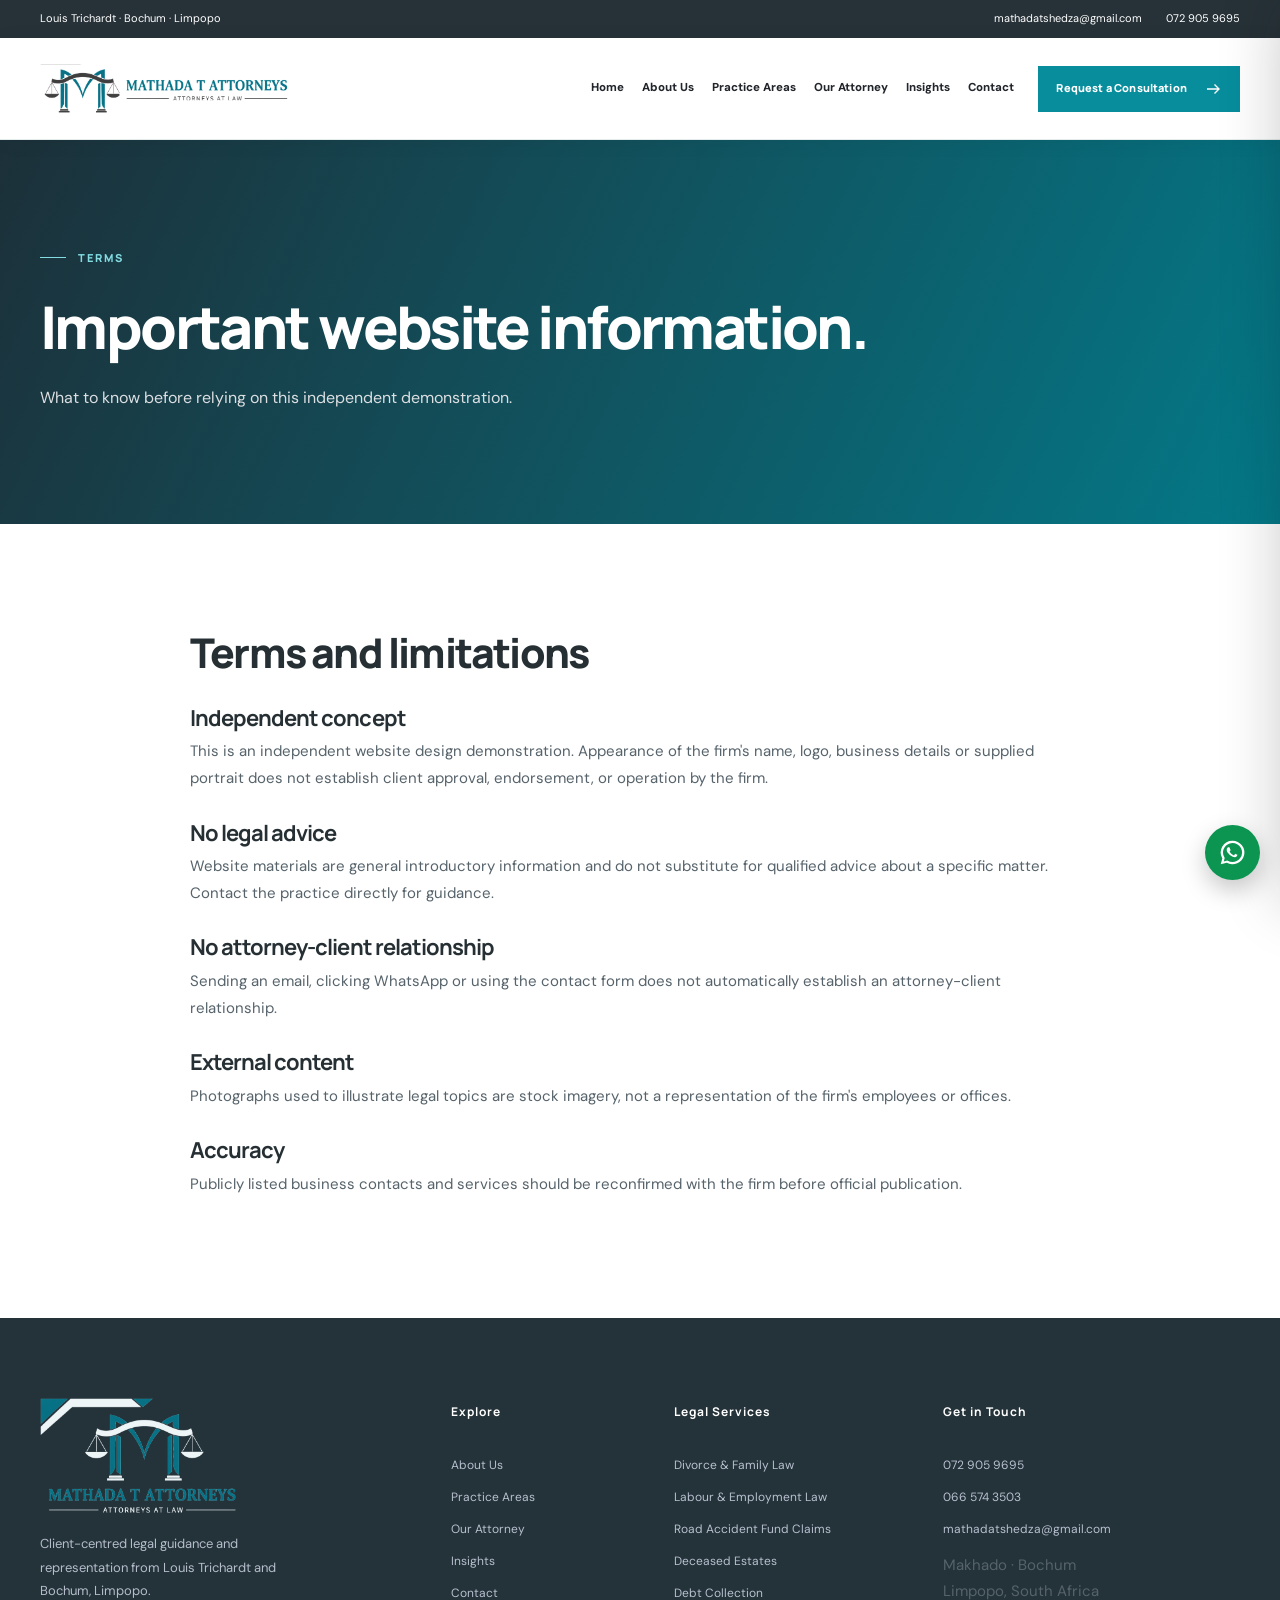
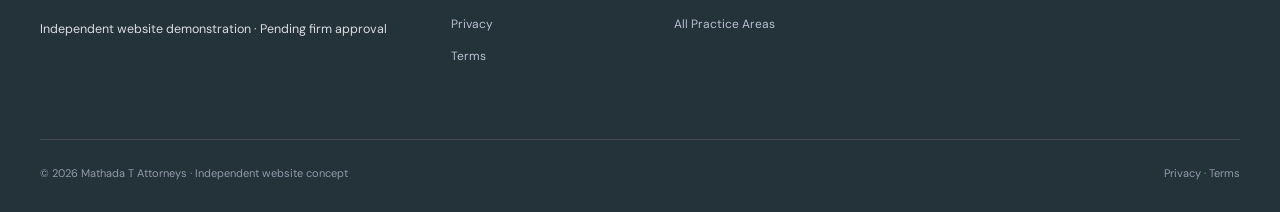
<file: terms/index.html>
<!doctype html><html lang="en-ZA"><head><meta charset="utf-8"><meta name="viewport" content="width=device-width,initial-scale=1"><meta name="theme-color" content="#057e8c"><title>Terms of Use | Mathada T Attorneys</title><meta name="description" content="Terms of use for the independent Mathada T Attorneys website demonstration."><meta name="robots" content="noindex,follow,max-image-preview:large"><link rel="canonical" href="https://mathada-t-attorneys.vercel.app/terms/"><meta property="og:site_name" content="Mathada T Attorneys"><meta property="og:type" content="website"><meta property="og:title" content="Terms of Use | Mathada T Attorneys"><meta property="og:description" content="Terms of use for the independent Mathada T Attorneys website demonstration."><meta property="og:url" content="https://mathada-t-attorneys.vercel.app/terms/"><meta property="og:image" content="https://mathada-t-attorneys.vercel.app/assets/mathada-share-preview.jpg"><meta property="og:image:secure_url" content="https://mathada-t-attorneys.vercel.app/assets/mathada-share-preview.jpg"><meta property="og:image:type" content="image/jpeg"><meta property="og:image:width" content="1200"><meta property="og:image:height" content="630"><meta property="og:image:alt" content="Mathada T Attorneys original teal and charcoal firm logo beside supplied attorney portrait"><meta name="twitter:card" content="summary_large_image"><meta name="twitter:title" content="Terms of Use | Mathada T Attorneys"><meta name="twitter:description" content="Terms of use for the independent Mathada T Attorneys website demonstration."><meta name="twitter:image" content="https://mathada-t-attorneys.vercel.app/assets/mathada-share-preview.jpg"><link rel="icon" href="/assets/favicon.png" type="image/png"><link rel="preconnect" href="https://images.pexels.com"><link rel="preconnect" href="https://fonts.googleapis.com"><link rel="stylesheet" href="/assets/site.css"><script defer src="/assets/site.js"></script><script type="application/ld+json">{"@context":"https://schema.org","@type":"LegalService","name":"Mathada T Attorneys","url":"https://mathada-t-attorneys.vercel.app/","description":"Legal services in Makhado and Bochum, Limpopo.","email":"mathadatshedza@gmail.com","telephone":"+27729059695","image":"https://mathada-t-attorneys.vercel.app/assets/logo-header.png","address":[{"@type":"PostalAddress","streetAddress":"92 Kruger Street","addressLocality":"Makhado, Louis Trichardt","postalCode":"0920","addressRegion":"Limpopo","addressCountry":"ZA"},{"@type":"PostalAddress","streetAddress":"Stand 526 Extension 3, Block D, Office 1","addressLocality":"Bochum","postalCode":"0790","addressRegion":"Limpopo","addressCountry":"ZA"}],"areaServed":["Limpopo","Makhado","Bochum","South Africa"],"knowsAbout":["Divorce & Family Law","Labour & Employment Law","Road Accident Fund Claims","Deceased Estates","Debt Collection","Land Claims","Civil & Criminal Law","Agreements & Contracts","Immigration Law"],"sameAs":["https://www.facebook.com/mathadatattorneys"]}</script></head><body><a class="skip-link" href="#main">Skip to content</a><div class="topbar"><div class="container topbar-inner"><span class="topbar-address">Louis Trichardt · Bochum · Limpopo</span><div class="topbar-links"><a href="mailto:mathadatshedza@gmail.com">mathadatshedza@gmail.com</a><a href="tel:+27729059695">072 905 9695</a></div></div></div><header class="nav-shell"><div class="container nav-inner"><a class="brand" href="/" aria-label="Mathada T Attorneys home"><img src="/assets/logo-header.png" alt="Mathada T Attorneys original teal scales logo" width="340" height="105"></a><nav class="nav-links" aria-label="Main navigation"><a class="nav-link " href="/" >Home</a><a class="nav-link " href="/about/" >About Us</a><a class="nav-link " href="/practice-areas/" >Practice Areas</a><a class="nav-link " href="/our-attorney/" >Our Attorney</a><a class="nav-link " href="/insights/" >Insights</a><a class="nav-link " href="/contact/" >Contact</a></nav><a class="btn btn-gold nav-cta" href="/contact/">Request a Consultation <svg aria-hidden="true" xmlns="http://www.w3.org/2000/svg" width="18" height="18" viewBox="0 0 24 24" fill="none" stroke="currentColor" stroke-width="1.8"><path d="M4 12h16m-6-6 6 6-6 6"/></svg></a><button type="button" class="menu-open" aria-label="Open navigation" aria-expanded="false" aria-controls="mobile-panel" data-mobile-open>☰</button></div></header><div class="mobile-backdrop" id="mobile-backdrop"></div><nav class="mobile-panel" id="mobile-panel" aria-label="Mobile navigation" aria-hidden="true" inert><div class="mobile-head"><a class="mobile-brand" href="/"><img src="/assets/logo-header.png" alt="Mathada T Attorneys original teal scales logo" width="340" height="105"></a><button type="button" data-mobile-close aria-label="Close navigation">×</button></div><div class="mobile-links"><a href="/">Home</a><a href="/about/">About Us</a><a href="/practice-areas/">Practice Areas</a><a href="/our-attorney/">Our Attorney</a><a href="/insights/">Insights</a><a href="/contact/">Contact</a></div><a class="btn btn-gold" href="/contact/">Contact the Firm <svg aria-hidden="true" xmlns="http://www.w3.org/2000/svg" width="18" height="18" viewBox="0 0 24 24" fill="none" stroke="currentColor" stroke-width="1.8"><path d="M4 12h16m-6-6 6 6-6 6"/></svg></a></nav><main id="main"><section class="page-hero"><div class="container"><span class="eyebrow eyebrow-light">TERMS</span><h1>Important website information.</h1><p>What to know before relying on this independent demonstration.</p></div></section><section class="section"><div class="container legal-copy"><h2>Terms and limitations</h2><h3>Independent concept</h3><p>This is an independent website design demonstration. Appearance of the firm's name, logo, business details or supplied portrait does not establish client approval, endorsement, or operation by the firm.</p><h3>No legal advice</h3><p>Website materials are general introductory information and do not substitute for qualified advice about a specific matter. Contact the practice directly for guidance.</p><h3>No attorney-client relationship</h3><p>Sending an email, clicking WhatsApp or using the contact form does not automatically establish an attorney-client relationship.</p><h3>External content</h3><p>Photographs used to illustrate legal topics are stock imagery, not a representation of the firm's employees or offices.</p><h3>Accuracy</h3><p>Publicly listed business contacts and services should be reconfirmed with the firm before official publication.</p></div></section></main><footer class="site-footer"><div class="container"><div class="footer-grid"><div class="footer-about"><a class="footer-logo" href="/"><img src="/assets/logo-footer-transparent.png" alt="Mathada T Attorneys transparent firm logo" width="240" height="130" loading="lazy"></a><p>Client-centred legal guidance and representation from Louis Trichardt and Bochum, Limpopo.</p><small>Independent website demonstration · Pending firm approval</small></div><div class="footer-links"><h3>Explore</h3><a href="/about/">About Us</a><a href="/practice-areas/">Practice Areas</a><a href="/our-attorney/">Our Attorney</a><a href="/insights/">Insights</a><a href="/contact/">Contact</a><a href="/privacy/">Privacy</a><a href="/terms/">Terms</a></div><div class="footer-links"><h3>Legal Services</h3><a href="/practice-areas/#family-law">Divorce &amp; Family Law</a><a href="/practice-areas/#labour-law">Labour &amp; Employment Law</a><a href="/practice-areas/#raf">Road Accident Fund Claims</a><a href="/practice-areas/#estates">Deceased Estates</a><a href="/practice-areas/#debt">Debt Collection</a><a href="/practice-areas/">All Practice Areas</a></div><div class="footer-links"><h3>Get in Touch</h3><a href="tel:+27729059695">072 905 9695</a><a href="tel:+27665743503">066 574 3503</a><a href="mailto:mathadatshedza@gmail.com">mathadatshedza@gmail.com</a><p>Makhado · Bochum<br>Limpopo, South Africa</p></div></div><div class="footer-bottom"><span>© 2026 Mathada T Attorneys · Independent website concept</span><span><a href="/privacy/">Privacy</a> · <a href="/terms/">Terms</a></span></div></div></footer><a class="floating-whatsapp floating-contact" href="https://wa.me/27729059695?text=Hello%20Mathada%20T%20Attorneys%2C%20I%20would%20like%20to%20arrange%20a%20legal%20consultation." target="_blank" rel="noopener noreferrer" aria-label="Chat with Mathada T Attorneys on WhatsApp"><svg aria-hidden="true" xmlns="http://www.w3.org/2000/svg" width="26" height="26" viewBox="0 0 32 32"><path fill="currentColor" d="M16 3A13 13 0 0 0 4.74 22.5L3 29l6.68-1.71A13 13 0 1 0 16 3m0 23.5a10.45 10.45 0 0 1-5.32-1.45l-.38-.23-3.96 1.01 1.05-3.85-.25-.4a10.5 10.5 0 1 1 8.86 4.92m5.75-7.88c-.32-.16-1.87-.92-2.16-1.02-.29-.11-.5-.16-.72.16-.21.32-.82 1.02-1.01 1.23-.18.22-.37.24-.68.08a8.62 8.62 0 0 1-2.54-1.57 9.5 9.5 0 0 1-1.76-2.19c-.18-.31 0-.47.14-.63.14-.13.31-.37.47-.55.16-.19.21-.32.32-.53.1-.21.05-.4-.03-.56-.08-.16-.71-1.72-.97-2.35-.26-.62-.53-.53-.72-.54H11.5c-.21 0-.54.08-.82.4a3.47 3.47 0 0 0-1.08 2.56c0 1.5 1.11 2.96 1.27 3.17a12.42 12.42 0 0 0 4.76 4.2c.66.27 1.17.42 1.57.53.66.21 1.26.18 1.74.11.53-.08 1.87-.76 2.14-1.5.26-.74.26-1.37.18-1.51-.08-.13-.29-.21-.61-.37"/></svg><span class="whatsapp-tooltip">WhatsApp Enquiry</span></a><button class="scroll-top" type="button" aria-label="Back to top">↑</button></body></html>
</file>
<file: assets/site.css>
@import url('https://fonts.googleapis.com/css2?family=DM+Sans:wght@400;500;600;700&family=Manrope:wght@400;500;600;700;800&display=swap');
:root{--navy:#181b20;--navy-deep:#101216;--navy-soft:#30343c;--gold:#505863;--gold-light:#e2e5e8;--red:#25282d;--ink:#171b21;--body:#58616d;--line:#e7e9ec;--cream:#f5f6f7;--white:#fff;--shadow:0 24px 65px rgba(10,13,18,.14)}
*,*::before,*::after{box-sizing:border-box}html{scroll-behavior:smooth;scroll-padding-top:110px}body{margin:0;background:#fff;color:var(--ink);font:400 15px/1.78 'DM Sans',Arial,sans-serif;-webkit-font-smoothing:antialiased}body.nav-open{overflow:hidden}img{max-width:100%;display:block}button,input,textarea,select{font:inherit}button{cursor:pointer}a{color:inherit;text-decoration:none}::selection{background:#e0e3e6;color:#1a1c20}:focus-visible{outline:3px solid #525862;outline-offset:4px}.container{width:min(100% - 72px,1200px);margin-inline:auto}.skip-link{position:absolute;top:-100px;left:10px;z-index:1000;color:#fff;background:var(--navy);padding:9px 17px}.skip-link:focus{top:8px}h1,h2,h3,h4,p{margin-top:0}h1,h2,h3{font-family:Manrope,Arial,sans-serif;letter-spacing:-.044em;line-height:1.2}h1{font-size:clamp(44px,5.1vw,74px);font-weight:800}h2{font-size:clamp(30px,3.2vw,48px);font-weight:800}h3{font-size:clamp(17px,1.65vw,23px)}p{color:var(--body)}.centered{text-align:center}.section{padding:104px 0}.cream{background:var(--cream)}.section-heading{margin-bottom:42px;max-width:770px}.section-heading.centered{margin-inline:auto}.section-heading h2{margin:15px 0 15px}.section-heading p{margin:0;font-size:16px;line-height:1.78}.eyebrow{display:inline-flex;align-items:center;gap:12px;color:var(--gold);font-size:11px;font-family:Manrope,Arial,sans-serif;font-weight:800;letter-spacing:2.1px;text-transform:uppercase;line-height:1.55}.eyebrow::before{content:"";width:26px;flex:0 0 26px;height:1px;background:currentColor}.eyebrow-light{color:var(--gold-light)}.accent-line{width:57px;height:3px;background:var(--gold);margin:24px 0}.btn{display:inline-flex;align-items:center;justify-content:center;gap:17px;padding:14px 23px;min-height:49px;font-size:12px;font-weight:800;letter-spacing:.015em;font-family:Manrope,Arial,sans-serif;line-height:1.3;text-align:center;border:1px solid transparent;transition:background .2s,transform .2s,border-color .2s;white-space:normal}.btn:hover{transform:translateY(-2px)}.btn svg{flex:none}.btn-gold{background:#20252c;border-color:#20252c;color:#fff}.btn-gold:hover{background:#171b20;border-color:#171b20;color:#fff}.btn-navy{color:#fff;background:var(--navy);border-color:var(--navy)}.btn-navy:hover{background:#343943}.btn-outline{border-color:#fff9;color:#fff;background:#ffffff08}.btn-outline:hover{background:#ffffff1d}.text-link{display:inline-flex;align-items:center;gap:13px;color:#22252b;font-size:12px;font-weight:800;font-family:Manrope,Arial,sans-serif;border-bottom:1px solid var(--gold);padding-bottom:6px}.text-link:hover{color:#20252c}.text-link svg{width:16px}.section-action{margin-top:38px}
/* Reference site navigation: restrained utility bar, white main navigation */
.topbar{background:#101215;color:#e0e2ea;font-size:11px}.topbar-inner{min-height:38px;display:flex;justify-content:space-between;align-items:center;gap:18px}.topbar-address,.topbar-links,.topbar-links a{display:inline-flex;align-items:center;gap:7px}.topbar svg{height:15px;width:15px;color:#c8ccd1}.topbar-links{gap:24px}.topbar-links a:hover{color:#c8ccd1}.nav-shell{position:sticky;top:0;background:#fff;z-index:80;box-shadow:0 2px 20px #181b200e}.nav-inner{min-height:101px;display:flex;align-items:center;gap:24px}.brand{display:flex;align-items:center;flex:0 0 260px;width:260px}.brand img{width:260px;height:auto;max-height:80px;object-fit:contain}.nav-links{display:flex;gap:18px;margin-left:auto;align-items:center}.nav-link{font-size:11.5px;font-weight:800;color:#22252b;white-space:nowrap;position:relative;padding:12px 0}.nav-link::after{content:"";position:absolute;bottom:6px;left:0;right:100%;height:2px;background:var(--gold);transition:right .2s}.nav-link.active::after,.nav-link:hover::after{right:0}.nav-link.active{color:#20252c}.nav-cta{padding:13px 17px;min-height:44px;white-space:nowrap;font-size:11px}.menu-open{display:none;background:transparent;border:1px solid #e3e3e3;color:var(--navy);width:44px;height:44px;align-items:center;justify-content:center;margin-left:auto}.mobile-backdrop{position:fixed;inset:0;background:#101215b3;z-index:85;visibility:hidden;opacity:0;transition:opacity .2s,visibility .2s}.mobile-backdrop.visible{opacity:1;visibility:visible}.mobile-panel{position:fixed;right:0;top:0;bottom:0;z-index:90;display:block;width:min(89vw,380px);padding:24px;background:white;overflow-y:auto;transform:translateX(105%);box-shadow:-15px 0 60px #1012153d;transition:transform .23s}.mobile-panel.open{transform:translateX(0)}.mobile-head{display:flex;align-items:center;justify-content:space-between;gap:12px;padding-bottom:25px;border-bottom:1px solid var(--line)}.mobile-head img{width:175px;height:auto}.mobile-head button{background:#eff0f2;border:0;color:var(--navy);font-size:26px;line-height:1;width:39px;height:39px}.mobile-links{display:flex;flex-direction:column;margin:14px 0 27px}.mobile-links a{padding:13px 3px;border-bottom:1px solid #efeee9;font-size:14px;font-weight:700}.mobile-cta{width:100%}
/* Full-bleed image, overlaid text: matches original Were reference hero */
.hero{min-height:665px;background:#111318;color:#fff;position:relative;isolation:isolate;display:flex;align-items:center;overflow:hidden}.hero::before{content:"";position:absolute;z-index:-2;inset:0;background-image:linear-gradient(90deg,rgba(5,14,32,.98) 0%,rgba(6,16,36,.94) 31%,rgba(7,19,41,.79) 57%,rgba(5,14,31,.15) 100%),var(--hero-image);background-position:center;background-size:cover}.hero::after{content:"";position:absolute;z-index:-1;inset:0;background:linear-gradient(0deg,rgba(4,12,30,.39),transparent 24%)}.hero-inner{width:min(100% - 72px,1200px);padding:88px 0 119px}.hero-copy{max-width:725px}.hero h1{color:#fff;margin:24px 0 27px;line-height:1.15}.hero h1 em{color:var(--gold-light);font-style:normal}.hero-copy p{color:#d8dade;max-width:570px;font-size:16px;line-height:1.85}.hero-actions{display:flex;gap:14px;flex-wrap:wrap;margin-top:34px}.hero-bottom{position:absolute;left:0;right:0;bottom:0;color:#e8eaf0;border-top:1px solid #fff3}.hero-bottom-inner{min-height:60px;display:flex;align-items:center;justify-content:space-between;gap:20px}.hero-notes{display:flex;align-items:center;gap:28px;font-size:11px}.hero-notes span{display:flex;align-items:center;gap:9px}.hero-notes span::before{content:"";height:6px;width:6px;background:var(--gold-light);border-radius:50%}.scroll-cue{font-weight:700;letter-spacing:1.4px;font-size:10px;white-space:nowrap}
/* Reference intro portrait treatment */
.intro-grid{display:grid;grid-template-columns:minmax(0,1fr) minmax(0,1fr);gap:90px;align-items:center}.intro-picture{position:relative;min-width:0}.intro-picture>img{width:100%;height:auto;aspect-ratio:1/1;object-fit:cover;object-position:center 18%;box-shadow:var(--shadow)}.intro-picture::before{content:"";position:absolute;border-top:9px solid #e9ebed;border-left:9px solid #e9ebed;left:-25px;top:-24px;height:105px;width:105px;pointer-events:none;z-index:1}.picture-stamp{position:absolute;right:-22px;bottom:-22px;background:var(--navy);padding:23px 27px;color:white;box-shadow:var(--shadow);display:flex;flex-direction:column;line-height:1.3;min-width:164px}.picture-stamp small{font-size:10px;color:var(--gold-light);letter-spacing:2px;font-weight:700}.picture-stamp strong{font:800 30px Manrope,Arial,sans-serif;margin:5px 0}.picture-stamp span{font-size:10px;color:#e5e6e7}.intro-copy h2{margin:18px 0 0}.intro-copy h3{color:var(--navy);margin-bottom:14px}.intro-copy p{line-height:1.85;margin-bottom:16px}.intro-copy blockquote{font:600 16px/1.7 Manrope,Arial,sans-serif;border-left:3px solid var(--gold);padding:12px 0 12px 23px;margin:25px 0;color:#222832}
/* Image-led practice cards: no image stretching */
.practice-grid{display:grid;grid-template-columns:repeat(3,minmax(0,1fr));gap:23px}.practice-card{height:340px;min-width:0;overflow:hidden;position:relative;background:#23262b;display:block;color:#fff}.practice-card>img{position:absolute;inset:0;width:100%;height:100%;object-fit:cover;object-position:center;transition:transform .35s ease}.practice-card:hover>img{transform:scale(1.055)}.practice-shade{position:absolute;inset:0;background:linear-gradient(180deg,#1012150a 15%,#101215d5 70%,#101215ee 100%)}.practice-card-text{position:absolute;bottom:0;left:0;right:0;padding:27px 27px 25px}.card-number{font-size:10px;letter-spacing:2.2px;color:var(--gold-light);font-weight:700}.practice-card h3{font-size:19px;color:white;margin:9px 0 7px}.practice-card p{font-size:12px;line-height:1.5;color:#e3e8f0;max-width:285px;margin-bottom:0}.card-arrow{position:absolute;bottom:27px;right:24px}.card-arrow svg{width:19px;height:19px;color:#c8ccd1}
.purpose-grid{display:grid;grid-template-columns:1fr 1.08fr;gap:95px;align-items:start}.purpose-grid h2{margin:18px 0 23px}.purpose-grid>div>p{font-size:16px;max-width:440px}.value-grid{display:grid;grid-template-columns:1fr 1fr;gap:32px 40px}.value-grid>div{border-top:1px solid var(--line);padding-top:16px}.value-grid span,.three-values span{font-size:12px;color:var(--gold);font-weight:800;letter-spacing:2px}.value-grid h3{margin:10px 0 8px;font-size:17px}.value-grid p{font-size:13px;line-height:1.7}.two-column{display:grid;grid-template-columns:minmax(0,1fr) minmax(0,1fr);gap:80px;align-items:center}.two-column>div{min-width:0}.two-column h2{margin:17px 0 23px}.two-column p{font-size:15px;line-height:1.9}.two-column .btn{margin-top:15px}.section-navy{background:var(--navy);color:#fff}.section-navy h2{color:#fff}.section-navy p{color:#d4dce9}.decorative-photo,.picture-frame{width:100%;overflow:hidden}.decorative-photo img{width:100%;height:auto;aspect-ratio:6/4;object-fit:cover}.picture-frame img{width:100%;height:auto;aspect-ratio:1.19/1;object-fit:cover}.insight-grid{display:grid;grid-template-columns:repeat(3,minmax(0,1fr));gap:25px}.insight-card{min-width:0;border:1px solid #e7e5e0;background:white;padding:26px}.insight-image{display:block;overflow:hidden;background:#e4e4e0}.insight-image img{width:100%;height:auto;aspect-ratio:4/3;object-fit:cover;object-position:center;transition:transform .3s}.insight-image:hover img{transform:scale(1.04)}.insight-copy{padding-top:17px}.overline{font-family:Manrope,Arial,sans-serif;font-size:10px;letter-spacing:1.8px;color:#20252c;font-weight:800}.insight-copy h3{font-size:20px;margin:23px 0 12px;line-height:1.35}.insight-copy h3 a:hover{color:#171b20}.insight-copy p{font-size:13px;line-height:1.8;min-height:53px}.insight-copy .text-link{margin-top:9px}
/* Inner pages */
.page-hero{background:radial-gradient(circle at 83% 32%,#31353b 0%,transparent 42%),linear-gradient(120deg,#181b20,#222830);color:white;padding:100px 0 95px}.page-hero h1{max-width:830px;font-size:clamp(40px,4.6vw,64px);margin:25px 0 22px}.page-hero p{color:#cdd5e3;max-width:630px;font-size:16px}.three-values{display:grid;grid-template-columns:repeat(3,minmax(0,1fr));gap:24px}.three-values article{background:#fff;padding:32px;min-width:0;border:1px solid var(--line)}.three-values h3{margin:15px 0 10px}.three-values p{font-size:13px}.reverse{direction:rtl}.reverse>*{direction:ltr}.jump-chips{display:flex;gap:12px;flex-wrap:wrap;justify-content:center;margin-top:35px}.jump-chips a{border:1px solid #DED6DA;color:#242b34;font-size:12px;font-weight:700;padding:8px 13px}.jump-chips a:hover{background:var(--navy);color:white}.practice-detail{padding:85px 0;scroll-margin-top:115px}.detail-grid{display:grid;grid-template-columns:minmax(0,1fr) minmax(0,1fr);align-items:center;gap:80px}.detail-grid.reverse{direction:rtl}.detail-grid.reverse>*{direction:ltr}.detail-photo img{width:100%;height:auto;aspect-ratio:5/4;object-fit:cover;object-position:center}.detail-copy h2{margin:16px 0 15px}.detail-copy h3{font-size:18px;font-weight:700;letter-spacing:-.018em;margin-bottom:16px;color:#343b44}.detail-copy>p{line-height:1.8}.detail-topics{font-size:12px;font-weight:700;color:#3a3c40;border-left:3px solid var(--gold);padding-left:17px;margin:25px 0!important}.profile-layout{display:grid;grid-template-columns:.9fr 1.1fr;gap:88px;align-items:center}.profile-photo{position:relative}.profile-photo>img{width:100%;height:auto;aspect-ratio:1/1;object-fit:cover;box-shadow:var(--shadow)}.profile-body h2{margin:18px 0 6px}.profile-role{font-weight:800;font-size:11px;letter-spacing:1.4px;color:#20252c}.profile-body p{line-height:1.85}.team-grid{display:grid;grid-template-columns:repeat(3,minmax(0,1fr));gap:24px}.team-grid article{text-align:center;background:#fff;border:1px solid var(--line);padding:35px 22px}.initials{margin:0 auto 19px;border-radius:50%;width:79px;height:79px;background:#e4edf8;color:#20262f;display:grid;place-items:center;font:800 24px Manrope,Arial,sans-serif}.team-grid article:nth-child(2) .initials{background:#F9E5EA;color:#20252c}.team-grid article:nth-child(3) .initials{background:#f6e1e5;color:#2f3237}.team-grid h3{margin:0;font-size:18px}.team-grid span{font-size:11px;text-transform:uppercase;letter-spacing:1.4px;color:#50535a}.guide-article{padding:42px 46px;background:#fff;margin:0 auto 25px;scroll-margin-top:120px;max-width:900px}.guide-article h2{font-size:30px;margin:13px 0 24px}.guide-article p{line-height:1.9}.contact-grid{display:grid;grid-template-columns:.85fr 1.15fr;gap:75px;align-items:start}.contact-copy h2{margin:17px 0 19px}.contact-copy p{margin-bottom:30px}.contact-line{display:flex;gap:16px;border-top:1px solid var(--line);padding:18px 0;align-items:flex-start}.contact-line>svg{color:#20252c;flex:none;margin-top:5px}.contact-line>div{display:flex;flex-direction:column;gap:4px;min-width:0}.contact-line strong{font-size:12px;text-transform:uppercase;letter-spacing:.8px}.contact-line a,.contact-line span{font-size:14px;overflow-wrap:anywhere}.contact-line a:hover{color:#20252c}.contact-form-shell{background:var(--cream);border:1px solid #dfe9e5;padding:35px}.contact-form-shell h3{font-size:26px;margin-bottom:6px}.contact-form-shell>p{font-size:13px}.contact-form-shell form{margin-top:22px}.contact-form-shell label{display:flex;flex-direction:column;font-size:12px;font-weight:700;gap:6px;margin-bottom:16px}.contact-form-shell input,.contact-form-shell select,.contact-form-shell textarea{border:1px solid #dcdedb;background:white;min-width:0;width:100%;padding:12px 13px;outline:none;border-radius:0;color:var(--ink)}.contact-form-shell textarea{resize:vertical}.contact-form-shell input:focus,.contact-form-shell textarea:focus,.contact-form-shell select:focus{border-color:var(--gold);box-shadow:0 0 0 2px #20252c22}.form-grid{display:grid;grid-template-columns:repeat(2,minmax(0,1fr));gap:15px}.honeypot{position:absolute;width:1px;height:1px;overflow:hidden;opacity:0;pointer-events:none}.contact-form-shell #form-status{font-size:12px;margin-top:14px;color:#555b65}.office-grid{display:grid;grid-template-columns:repeat(2,minmax(0,1fr));gap:25px}.office-card{background:#fff;border:1px solid var(--line);padding:36px;min-width:0}.office-card h3{margin:17px 0}.office-card p{display:flex;align-items:flex-start;gap:10px;font-size:14px;min-height:75px}.office-card p svg{flex:0 0 18px;margin-top:4px}.legal-copy{max-width:850px}.legal-copy h2{margin-bottom:28px}.legal-copy h3{margin-top:30px}.legal-copy a{color:#20252c;text-decoration:underline}
/* Footer and the lone circular floating contact control */
.closing{background:#101216;color:white;padding:65px 0}.closing-inner{display:flex;gap:30px;align-items:center;justify-content:space-between}.closing h2{font-size:clamp(28px,3vw,40px);margin:15px 0 10px;color:white}.closing p{color:#ccd4e3;margin:0}.closing .btn{flex:none}.site-footer{background:#222a31;color:#d1d7e1;padding:80px 0 0}.footer-grid{display:grid;grid-template-columns:1.4fr .67fr .85fr 1.15fr;gap:50px;padding-bottom:72px}.footer-logo{max-width:300px;display:block;margin-bottom:19px;background:transparent!important;border:none!important;padding:0!important}.footer-logo img{width:100%;height:auto;object-fit:contain;background:transparent}.footer-about p{font-size:13px;color:#b5bdcc;max-width:280px}.site-footer h3{font:700 12px Manrope,Arial,sans-serif;letter-spacing:1px;color:white;margin:5px 0 24px}.footer-links{display:flex;flex-direction:column;gap:12px}.footer-links a{color:#b8c0d0;font-size:12px;line-height:1.65}.footer-links a:hover,.footer-bottom a:hover{color:var(--gold-light)}.site-footer address{font-style:normal;font-size:12px;color:#b8c0d0;line-height:1.75}.site-footer address strong{color:#fff}.footer-contact{margin-top:20px}.footer-bottom{padding:24px 0 28px;display:flex;justify-content:space-between;align-items:center;gap:20px;border-top:1px solid #ffffff27;color:#929bab;font-size:11px}.footer-bottom>div{display:flex;align-items:center;gap:17px;flex-wrap:wrap}.floating-contact{position:fixed;right:23px;bottom:23px;z-index:60;display:grid;place-items:center;background:#118b54;color:#fff;border-radius:50%;width:50px;height:50px;box-shadow:0 10px 25px #0003;transition:transform .2s}.floating-contact:hover{transform:translateY(-4px)}.floating-contact svg{width:26px;height:26px}.whatsapp-tooltip{position:absolute;right:69px;white-space:nowrap;border-radius:5px;background:#232a31;color:white;padding:8px 10px;font-size:11px;font-weight:700;opacity:0;visibility:hidden;transition:opacity .2s;pointer-events:none}.floating-contact:hover .whatsapp-tooltip,.floating-contact:focus-visible .whatsapp-tooltip{opacity:1;visibility:visible}.scroll-top{position:fixed;right:27px;bottom:84px;z-index:55;border:1px solid #ECE3E6;background:#fff;color:var(--navy);width:40px;height:40px;display:none;place-items:center;box-shadow:0 6px 25px #0002}.scroll-top.show{display:grid}
@media(max-width:1200px){.nav-inner{gap:15px}.brand,.brand img{width:220px;flex-basis:220px}.nav-links{gap:13px}.nav-cta{padding:12px}.intro-grid{gap:55px}.footer-grid{gap:29px}}
@media(max-width:1050px){.nav-links,.nav-cta{display:none}.menu-open{display:flex}.nav-inner{min-height:76px}.brand,.brand img{width:228px;flex-basis:228px}.footer-grid{grid-template-columns:1.2fr 1fr 1fr;gap:35px}.footer-grid>div:last-child{grid-column:1/-1;display:grid;grid-template-columns:1fr 1fr;gap:15px}.footer-grid>div:last-child h3{grid-column:1/-1;margin-bottom:0}.footer-contact{margin:0}.intro-grid,.two-column,.detail-grid{gap:45px}.contact-grid{gap:35px}}
@media(max-width:850px){.container{width:min(100% - 46px,1200px)}.section{padding:78px 0}.hero-inner{width:min(100% - 46px,1200px);padding:84px 0 105px}.hero{min-height:610px}.hero-bottom-inner{min-height:65px}.scroll-cue{display:none}.hero-notes{flex-wrap:wrap;gap:6px 20px}.intro-grid,.two-column,.purpose-grid,.profile-layout,.contact-grid{grid-template-columns:1fr;gap:45px}.intro-picture{max-width:510px}.intro-picture>img{max-height:540px}.purpose-grid{gap:25px}.practice-grid{grid-template-columns:repeat(2,minmax(0,1fr))}.insight-grid{grid-template-columns:repeat(2,minmax(0,1fr))}.insight-card:last-child{grid-column:1/-1;max-width:470px;margin-inline:auto}.detail-grid{grid-template-columns:1fr;gap:30px}.detail-grid.reverse{direction:ltr}.detail-photo img{max-height:420px}.profile-photo{max-width:500px}.reverse{direction:ltr}.three-values{grid-template-columns:1fr 1fr}.office-grid{grid-template-columns:1fr}.office-card p{min-height:0}.page-hero{padding:80px 0}.closing-inner{align-items:flex-start;flex-direction:column}.footer-grid{grid-template-columns:1fr 1fr}.footer-grid>div:last-child{grid-column:auto;display:block}.footer-grid>div:last-child h3{margin-bottom:20px}.footer-contact{margin-top:19px}}
@media(max-width:600px){.container{width:min(100% - 36px,1200px)}h1{font-size:clamp(38px,10vw,53px)}h2{font-size:clamp(28px,7vw,39px)}.topbar{display:none}.nav-inner{min-height:70px}.brand,.brand img{width:205px;flex-basis:205px}.hero{min-height:610px}.hero::before{background-image:linear-gradient(90deg,rgba(5,14,32,.96),rgba(6,16,36,.89) 48%,rgba(7,19,41,.58)),var(--hero-image);background-position:60% center}.hero-inner{width:min(100% - 36px,1200px);padding:66px 0 160px}.hero h1{margin:18px 0 19px}.hero-copy p{font-size:14px;line-height:1.8}.hero-actions{gap:11px}.hero-actions .btn{font-size:11px;width:100%;max-width:300px}.hero-notes{font-size:10px;gap:9px 14px}.hero-bottom-inner{min-height:87px}.intro-grid{gap:48px}.intro-picture::before{left:-12px;top:-14px;height:70px;width:70px;border-width:6px}.picture-stamp{right:0;bottom:-21px;padding:15px 20px;min-width:130px}.picture-stamp strong{font-size:25px}.section{padding:68px 0}.section-heading{margin-bottom:30px}.practice-grid,.insight-grid,.three-values,.team-grid{grid-template-columns:1fr;gap:15px}.practice-card{height:315px}.insight-card{padding:19px}.insight-card:last-child{max-width:none;grid-column:auto}.insight-image img{aspect-ratio:4/3}.insight-copy h3{font-size:19px;margin-top:16px}.insight-copy p{min-height:0}.value-grid{gap:20px}.detail-grid{gap:23px}.practice-detail{padding:65px 0}.detail-photo img{aspect-ratio:1.15/1}.page-hero{padding:70px 0}.page-hero h1{font-size:clamp(36px,9vw,52px)}.profile-photo{max-width:100%}.form-grid{grid-template-columns:1fr;gap:0}.contact-form-shell{padding:22px}.guide-article{padding:26px 22px}.guide-article h2{font-size:25px}.closing{padding:54px 0}.footer-grid{grid-template-columns:1fr 1fr;gap:30px 22px;padding-bottom:40px}.footer-about{grid-column:1/-1}.footer-grid>div:last-child{grid-column:1/-1}.footer-bottom{flex-direction:column;align-items:start}.floating-contact{width:60px;height:60px;right:15px;bottom:15px}.floating-contact svg{width:31px;height:31px}.scroll-top{right:23px;bottom:88px}.whatsapp-tooltip{display:none}}
@media(max-width:390px){.brand,.brand img{width:183px;flex-basis:183px}.container{width:min(100% - 30px,1200px)}.hero-actions .btn{max-width:none}.value-grid{grid-template-columns:1fr}.nav-inner{gap:10px}.footer-grid{grid-template-columns:1fr}.footer-about,.footer-grid>div:last-child{grid-column:auto}.practice-card{height:296px}}
@media(prefers-reduced-motion:reduce){html{scroll-behavior:auto}*,*::before,*::after{transition-duration:0s!important;animation-duration:0s!important}}

/* Macharia Waithaka: logo-derived turquoise, burgundy and antique-gold accents */
:root{--navy:#181b20;--navy-deep:#242a2c;--navy-soft:#3e454b;--gold:#5b6067;--gold-light:#d9dde0;--red:#4b4e55;--ink:#2d3438;--cream:#f5f8f6}
.btn-gold{background:#6c737b;border-color:#6c737b;color:#fff}.btn-gold:hover{background:#717780;border-color:#717780}
.nav-link.active,.text-link{color:#474e54}.nav-link::after,.accent-line,.hero-notes span::before{background:#a9aeb4}
.hero em{color:#e9ebee}.eyebrow{color:#5b6067}.eyebrow-light{color:#e0e4e8}
.intro-picture::before{border-color:#c9dcd5}.picture-stamp{background:#282f33}
.nav-shell{border-bottom:1px solid #d8e5dd}.site-footer{background:#20292e}.footer-bottom{border-color:#51575d}
.footer-logo img{max-height:130px;object-fit:contain;object-position:left}
.floating-whatsapp{position:fixed;right:23px;bottom:23px;z-index:60;width:50px;height:50px;background:#118b54;border-radius:50%;display:grid;place-items:center;box-shadow:0 10px 25px rgba(0,0,0,.20);transition:transform .2s ease;color:#fff}
.floating-whatsapp:hover{transform:translateY(-4px)}.floating-whatsapp svg{width:26px;height:26px;color:#fff}
.floating-whatsapp .whatsapp-tooltip{right:74px;white-space:nowrap}
@media(max-width:600px){.floating-whatsapp{width:60px;height:60px;right:15px;bottom:15px}.floating-whatsapp svg{width:33px;height:33px}.scroll-top{bottom:90px}}
/* Keep images proportional: never distort the portraits or photographic cards */
.intro-picture>img,.profile-photo>img,.detail-photo img,.insight-image img,.decorative-photo img,.picture-frame img{width:100%;height:auto;object-fit:cover}
.practice-card>img{width:100%;height:100%;object-fit:cover}
.brand{flex-basis:285px;width:285px}.brand img{max-width:285px;width:100%;max-height:78px;object-fit:contain;object-position:left}
.mobile-head img{width:235px;max-height:90px;object-fit:contain}
@media(max-width:1180px){.brand{flex-basis:235px;width:235px}.brand img{max-width:235px}}
@media(max-width:950px){.brand{flex-basis:260px;width:260px}.brand img{max-width:260px}}
@media(max-width:420px){.brand{flex-basis:210px;width:210px}.brand img{max-width:210px}.hero-notes span:nth-child(n+2){display:none}}
@media(prefers-reduced-motion:reduce){.floating-whatsapp{transition:none}}

/* Layout-specific components and phone/tablet safeguards */
.values-grid{display:grid;grid-template-columns:repeat(2,minmax(0,1fr));gap:24px}
.values-grid>div{border-top:1px solid #d7e5df;padding:25px 0 5px;min-width:0}
.values-grid strong{display:block;font:800 13px Manrope,Arial,sans-serif;color:#b8bcc0;margin-bottom:9px}
.values-grid h3{font-size:19px;margin:0 0 10px}.values-grid p{font-size:14px}
.service-pills{display:grid;grid-template-columns:repeat(2,minmax(0,1fr));gap:14px}
.service-pills a{display:flex;align-items:center;justify-content:space-between;gap:14px;border:1px solid #d5e7df;background:#fff;padding:19px 22px;font-size:14px;font-weight:700;color:#2c3036;transition:border-color .2s}
.service-pills a:hover{border-color:#5b6067}.service-pills svg{flex-shrink:0;color:#5b6067}
.contact-layout{display:grid;grid-template-columns:minmax(0,1fr) minmax(0,1fr);gap:74px;align-items:start}
.contact-copy h2{margin:16px 0 18px}.contact-copy>p{max-width:495px}
.contact-details{display:grid;gap:19px;margin:32px 0}.contact-details>div{border-bottom:1px solid #e1e8e4;padding-bottom:17px;display:grid;gap:6px}
.contact-details strong{display:block;color:#2c3036;font-size:12px;letter-spacing:.4px}
.contact-details a{font-size:17px;font-weight:700;color:#5b6067;overflow-wrap:anywhere}
.contact-details span{color:#5c6473;overflow-wrap:anywhere}
.form-note{font-size:12px;margin-top:14px}
@media(max-width:950px){.contact-layout{grid-template-columns:1fr;gap:45px}}
@media(max-width:760px){.values-grid,.service-pills{grid-template-columns:1fr}.contact-form-shell{padding:25px 20px}}
@media(max-width:600px){.contact-copy h2{font-size:clamp(27px,8vw,40px)}.values-grid{gap:12px}.service-pills a{font-size:13px;padding:16px}.contact-details a{font-size:16px}}

/* Uploaded clearer portraits (2026-10-12). Use natural aspect-ratio scaling and crop, never distort. */
.intro-picture>img{object-fit:cover;object-position:center 24%;}
.profile-photo>img{object-fit:cover;object-position:center 39%;}

/* J Motseo Inc. monochrome brand refinements */
.topbar{background:#111318}.topbar svg{color:#c5c9cd}
.btn-gold{background:#16191e;border-color:#16191e;color:#fff}.btn-gold:hover{background:#3b424b;border-color:#3b424b}
.hero .btn-gold{background:#f4f5f6;color:#111317;border-color:#f4f5f6}.hero .btn-gold:hover{background:#d7dbdf;border-color:#d7dbdf}
.hero::before{background-image:linear-gradient(90deg,rgba(9,11,15,.97) 0%,rgba(9,11,15,.93) 32%,rgba(9,11,15,.67) 58%,rgba(9,11,15,.14) 100%),var(--hero-image)}
.nav-shell{box-shadow:0 2px 20px rgba(20,20,20,.05)}
.brand{flex-basis:222px;width:222px}.brand img{width:222px;max-height:85px}
.footer-logo img{max-width:250px;width:100%;height:auto;object-fit:contain}
.intro-picture>img,.decorative-photo img,.detail-photo img,.insight-image img,.profile-photo img{display:block;max-width:100%;width:100%;height:100%;object-fit:cover;object-position:center;}
.intro-picture>img{aspect-ratio:1/1;object-position:center 17%}
.detail-photo,.decorative-photo,.profile-photo{overflow:hidden}
.detail-photo img{aspect-ratio:1 / .9}
.profile-photo img{object-position:center top;}
.insight-image img{aspect-ratio:1.36/1;object-fit:cover}
.picture-stamp{background:#191c20}.picture-stamp small{color:#e1e3e7}
.eyebrow-light,.hero h1 em{color:#e7e9ec}
.practice-card{background:#171b20}
.floating-whatsapp{background:#118b54 !important;border:0 !important;box-shadow:0 10px 25px rgba(0,0,0,.17) !important}
.floating-whatsapp svg{fill:#fff !important;color:#fff !important}
.contact-details a{overflow-wrap:anywhere}
@media(max-width:950px){.brand,.brand img{max-width:200px;width:200px;flex-basis:auto}}
@media(max-width:600px){.hero::before{background-image:linear-gradient(90deg,rgba(9,11,15,.88),rgba(9,11,15,.72)),var(--hero-image);background-position:center}.brand,.brand img{max-width:160px;width:160px}.intro-picture>img{aspect-ratio:4 / 4.3}}

/* Abigail Ronald-Louw: logo-matched charcoal, black, off-white and silver. */
:root{--navy:#18191c;--navy-deep:#101113;--navy-soft:#41444b;--gold:#35373d;--gold-light:#e3e4e7;--red:#37393d;--ink:#16181c;--body:#555d65;--line:#e2e3e6;--cream:#f5f5f5;--white:#fff;--shadow:0 24px 65px rgba(5,8,12,.13)}
body{color:var(--ink)}.topbar{background:#111316;color:#e8e9eb}.topbar svg{color:#f6f6f6}.nav-shell{background:#fff;border-bottom:1px solid #e7e7e7}
.nav-link.active,.text-link,.eyebrow,.card-number{color:#383d45}.nav-link:after,.accent-line,.hero-notes span:before{background:#858a91}
.btn-gold{background:#202227;border-color:#202227;color:#fff}.btn-gold:hover{background:#454a50;border-color:#454a50;color:#fff}
.btn-navy{background:#24262b;border-color:#24262b;color:#fff}.btn-navy:hover{background:#424750;border-color:#424750}
.hero{background:#15171a}.hero:before,.hero::before{background-image:linear-gradient(90deg,rgba(8,11,15,.97) 0%,rgba(10,13,17,.90) 35%,rgba(12,14,16,.71) 58%,rgba(15,15,15,.18) 100%),var(--hero-image);background-size:cover;background-position:center}
.hero h1 em,.hero .eyebrow-light,.eyebrow-light{color:#e4e6e7}
.hero .btn-gold{background:#f2f2f2;border-color:#f2f2f2;color:#18191c}.hero .btn-gold:hover{background:#d8d8d8;color:#151515}
.page-hero{background:radial-gradient(circle at 78% 20%,#484d52 0%,transparent 42%),linear-gradient(120deg,#121316,#292e34)}
.page-hero p{color:#dcdfe2}.site-footer{background:#17191e;color:#d9dde2}.footer-bottom{border-color:#48494e}.closing{background:#212429}
.intro-picture:before{border-color:#dfe0e0}.picture-stamp{background:#25272b}.picture-stamp small{color:#e8e8e8}
.floating-whatsapp{position:fixed!important;background:#118b54!important;color:white!important;border-radius:50%!important;display:grid!important;place-items:center!important;width:55px!important;height:55px!important;right:20px!important;bottom:20px!important;z-index:101!important;box-shadow:0 10px 24px rgba(0,0,0,.22)!important}
.floating-whatsapp svg{width:29px!important;height:29px!important;color:white!important;fill:white!important}.whatsapp-tooltip{right:72px}
.brand{flex:0 0 260px;width:260px;max-width:260px}.brand img{height:auto;width:100%;max-height:80px;object-fit:contain;object-position:left center}.mobile-head img{width:235px;max-height:85px;object-fit:contain}
.footer-logo img{width:305px;max-width:100%;height:auto;object-fit:contain;object-position:left center}
.intro-picture>img{display:block;width:100%;height:auto;aspect-ratio:4/4.3;object-fit:cover;object-position:center 12%}
.profile-photo img{width:100%;height:auto;aspect-ratio:4/5.2;object-fit:cover;object-position:center top}
.insight-image{display:block;aspect-ratio:1.48/1;overflow:hidden}.insight-image img{width:100%!important;height:100%!important;object-fit:cover!important}
.detail-photo{overflow:hidden;min-height:320px}.detail-photo img{display:block;width:100%;height:100%;object-fit:cover}
.decorative-photo{overflow:hidden}.decorative-photo img{display:block;width:100%;height:100%;object-fit:cover}
.practice-card>img{width:100%;height:100%;object-fit:cover}.contact-details a,.footer-grid a{overflow-wrap:anywhere}
.map-frame{border:1px solid #ddd;overflow:hidden;box-shadow:0 16px 42px #0b0b0b16}.map-frame iframe{border:0;width:100%;height:420px;display:block}
.office-panel{background:#fff;border:1px solid #ddd;padding:25px;margin-top:22px}
@media(max-width:1100px){.brand{flex:0 0 222px;width:222px}.brand img{max-width:222px}}
@media(max-width:600px){.brand{flex:0 0 186px;width:186px}.brand img{max-width:186px}.hero:before,.hero::before{background-image:linear-gradient(90deg,rgba(8,11,15,.93),rgba(9,11,13,.68)),var(--hero-image);background-position:60% center}.intro-picture>img{aspect-ratio:4/4.6}.map-frame iframe{height:320px}.floating-whatsapp{right:15px!important;bottom:15px!important;width:60px!important;height:60px!important}}
@media(max-width:380px){.brand{flex:0 0 165px;width:165px}.brand img{max-width:165px}}

/* MATHADA T ATTORNEYS — palette sampled from the firm's supplied original logo. */
:root{--navy:#292d31;--navy-deep:#191f22;--navy-soft:#3b4448;--gold:#047e8b;--gold-light:#77ced6;--red:#04727f;--ink:#263034;--body:#56636b;--line:#dde5e6;--cream:#f5f9fa;--white:#fff}
body{color:var(--ink)}.topbar{background:#273238!important;color:white!important}.topbar a{color:white!important}.nav-shell{background:white!important;border-bottom:1px solid #e4ebeb!important}
.brand{flex:0 0 254px!important;width:254px!important;max-width:254px!important}.brand img{height:auto!important;width:100%!important;max-height:80px!important;max-width:100%!important;object-fit:contain!important;object-position:left center!important}
.nav-link.active,.nav-link:hover,.text-link,.eyebrow,.card-number{color:#047e8b!important}.nav-link:after,.accent-line,.hero-notes span:before{background:#139baa!important}
.btn-gold{background:#078d9c!important;border-color:#078d9c!important;color:#fff!important}.btn-gold:hover{background:#0ba5af!important;border-color:#0ba5af!important;color:#fff!important}.btn-navy{background:#273238!important;border-color:#273238!important;color:#fff!important}
.hero{background:#233c44!important}.hero::before{background-image:linear-gradient(90deg,rgba(11,28,36,.96) 0%,rgba(17,43,49,.82) 38%,rgba(10,48,55,.50) 77%,rgba(6,46,52,.35) 100%),url('https://images.pexels.com/photos/5669602/pexels-photo-5669602.jpeg?auto=compress&cs=tinysrgb&w=2000'),var(--hero-image)!important;background-position:center!important;background-size:cover!important}
.hero::after{background:linear-gradient(0deg,rgba(2,22,27,.28),transparent 40%)!important}.hero h1 em,.eyebrow-light{color:#82dce2!important}.hero-notes{color:white}.hero .btn-gold{background:#08a0ae!important;color:white!important;border-color:#08a0ae!important}
.page-hero,.section-navy,.closing{background:linear-gradient(115deg,#1c3039,#047988)!important}.site-footer{background:#243239!important}.picture-stamp{background:#047887!important}
.footer-logo img{width:240px!important;height:auto!important;max-height:115px!important;object-fit:contain!important;object-position:left!important}
.profile-photo{overflow:hidden}.profile-photo img{display:block;width:100%;height:auto;max-height:820px;object-fit:cover;object-position:center 24%}
.intro-picture img{width:100%;height:auto;aspect-ratio:4/4.3;object-fit:cover}
.practice-card>img{width:100%;height:100%;object-fit:cover}.practice-shade{background:linear-gradient(0deg,rgba(13,34,41,.94),rgba(14,46,51,.10))!important}
.detail-photo{overflow:hidden}.detail-photo img{width:100%;height:100%;max-height:440px;aspect-ratio:1.25;object-fit:cover}
.insight-image img{width:100%;height:auto;aspect-ratio:1.5;object-fit:cover}
.office-columns,.map-grid{display:grid;grid-template-columns:repeat(2,minmax(0,1fr));gap:28px}.office-card{border:1px solid #dae6e9;padding:28px;background:white}.office-card a,.map-grid a{color:#087b87;font-weight:700}.map-grid iframe{display:block;width:100%;height:310px;border:0;border-radius:0}
.legal-copy{max-width:900px}.legal-copy h3{font-size:22px;margin:28px 0 7px}.legal-copy p{margin-bottom:17px}.legal-copy a{color:#067f8d}
.contact-layout{display:grid;grid-template-columns:minmax(0,1fr) minmax(0,1fr);gap:65px;align-items:start}.contact-copy h2{margin:16px 0}.contact-details{display:grid;gap:16px;margin:30px 0}.contact-details>div{display:grid;gap:7px;padding-bottom:16px;border-bottom:1px solid #dce7e8}.contact-details strong{font-size:12px;letter-spacing:.4px}.contact-details a{color:#067f8b;font-weight:700;overflow-wrap:anywhere}.contact-details span{color:#50626a}
.form-grid{display:grid;grid-template-columns:repeat(2,minmax(0,1fr));gap:16px}.contact-form-shell{padding:32px;background:#f6f9f9;border:1px solid #e1e9e9}.contact-form-shell label{display:block;margin:13px 0;font-size:13px;font-weight:700}.contact-form-shell input,.contact-form-shell select,.contact-form-shell textarea{width:100%;padding:13px;margin-top:7px;background:white;border:1px solid #cbd7d8;border-radius:0;font:inherit}.contact-form-shell textarea{resize:vertical}.form-note{font-size:12px;margin-top:13px}
.mobile-brand img{width:205px;height:auto;max-height:75px;object-fit:contain}.mobile-panel .btn{margin:28px 22px}
.floating-whatsapp{background:#0c9451!important;color:white!important;width:56px;height:56px}.floating-whatsapp svg{color:white!important;fill:currentColor!important}
@media(max-width:1120px){.brand{flex-basis:220px!important;width:220px!important;max-width:220px!important}.nav-links{gap:13px!important}}
@media(max-width:950px){.brand{width:260px!important;max-width:260px!important;flex-basis:260px!important}.contact-layout{grid-template-columns:1fr}.hero::before{background-position:center}}
@media(max-width:650px){.brand{max-width:195px!important;width:195px!important;flex-basis:195px!important}.brand img{max-height:74px!important}.nav-inner{min-height:76px}.hero{min-height:650px}.hero::before{background-image:linear-gradient(90deg,rgba(13,28,32,.91),rgba(13,45,49,.66)),url('https://images.pexels.com/photos/5669602/pexels-photo-5669602.jpeg?auto=compress&cs=tinysrgb&w=1500'),var(--hero-image)!important}.office-columns,.map-grid,.form-grid{grid-template-columns:1fr}.contact-form-shell{padding:24px}.footer-logo img{max-width:230px!important}.hero-actions .btn{width:100%;max-width:320px}}
@media(max-width:390px){.brand{width:165px!important;max-width:165px!important;flex-basis:165px!important}.brand img{max-height:62px!important}}
</file>
